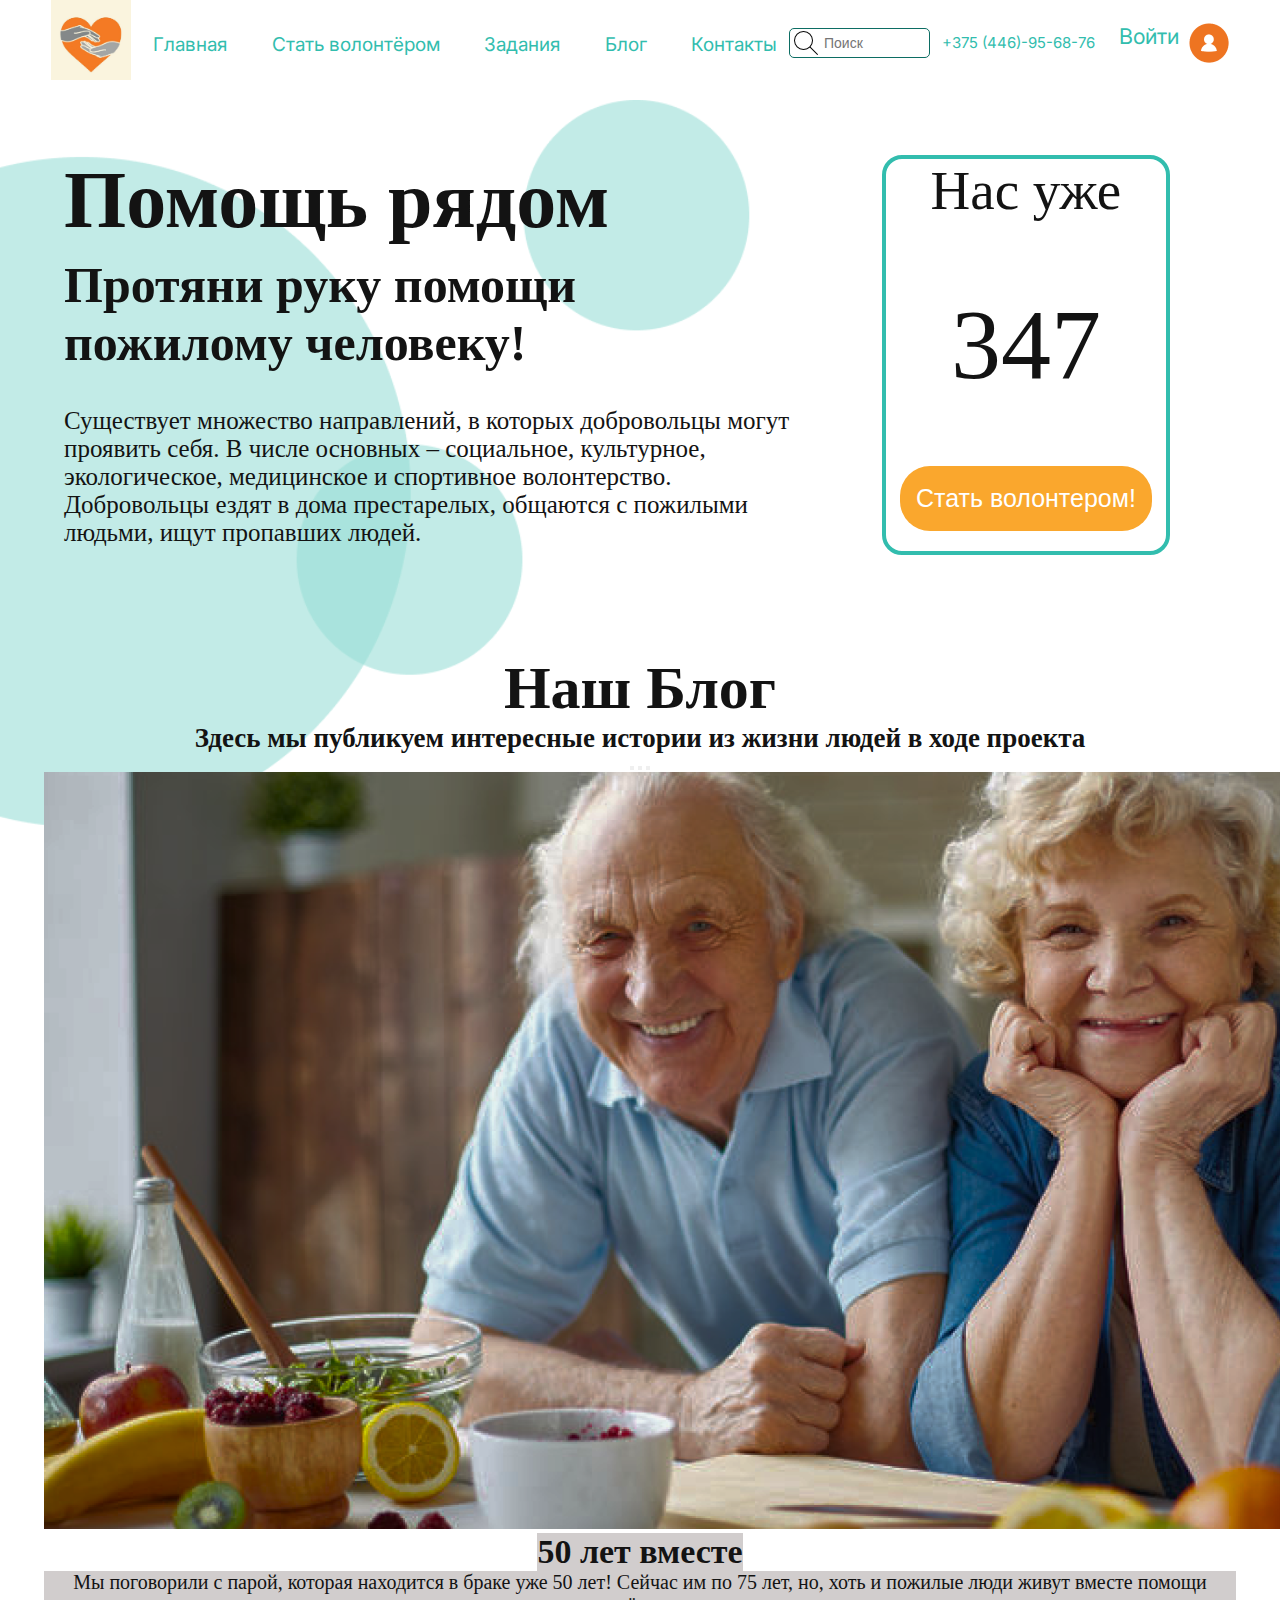
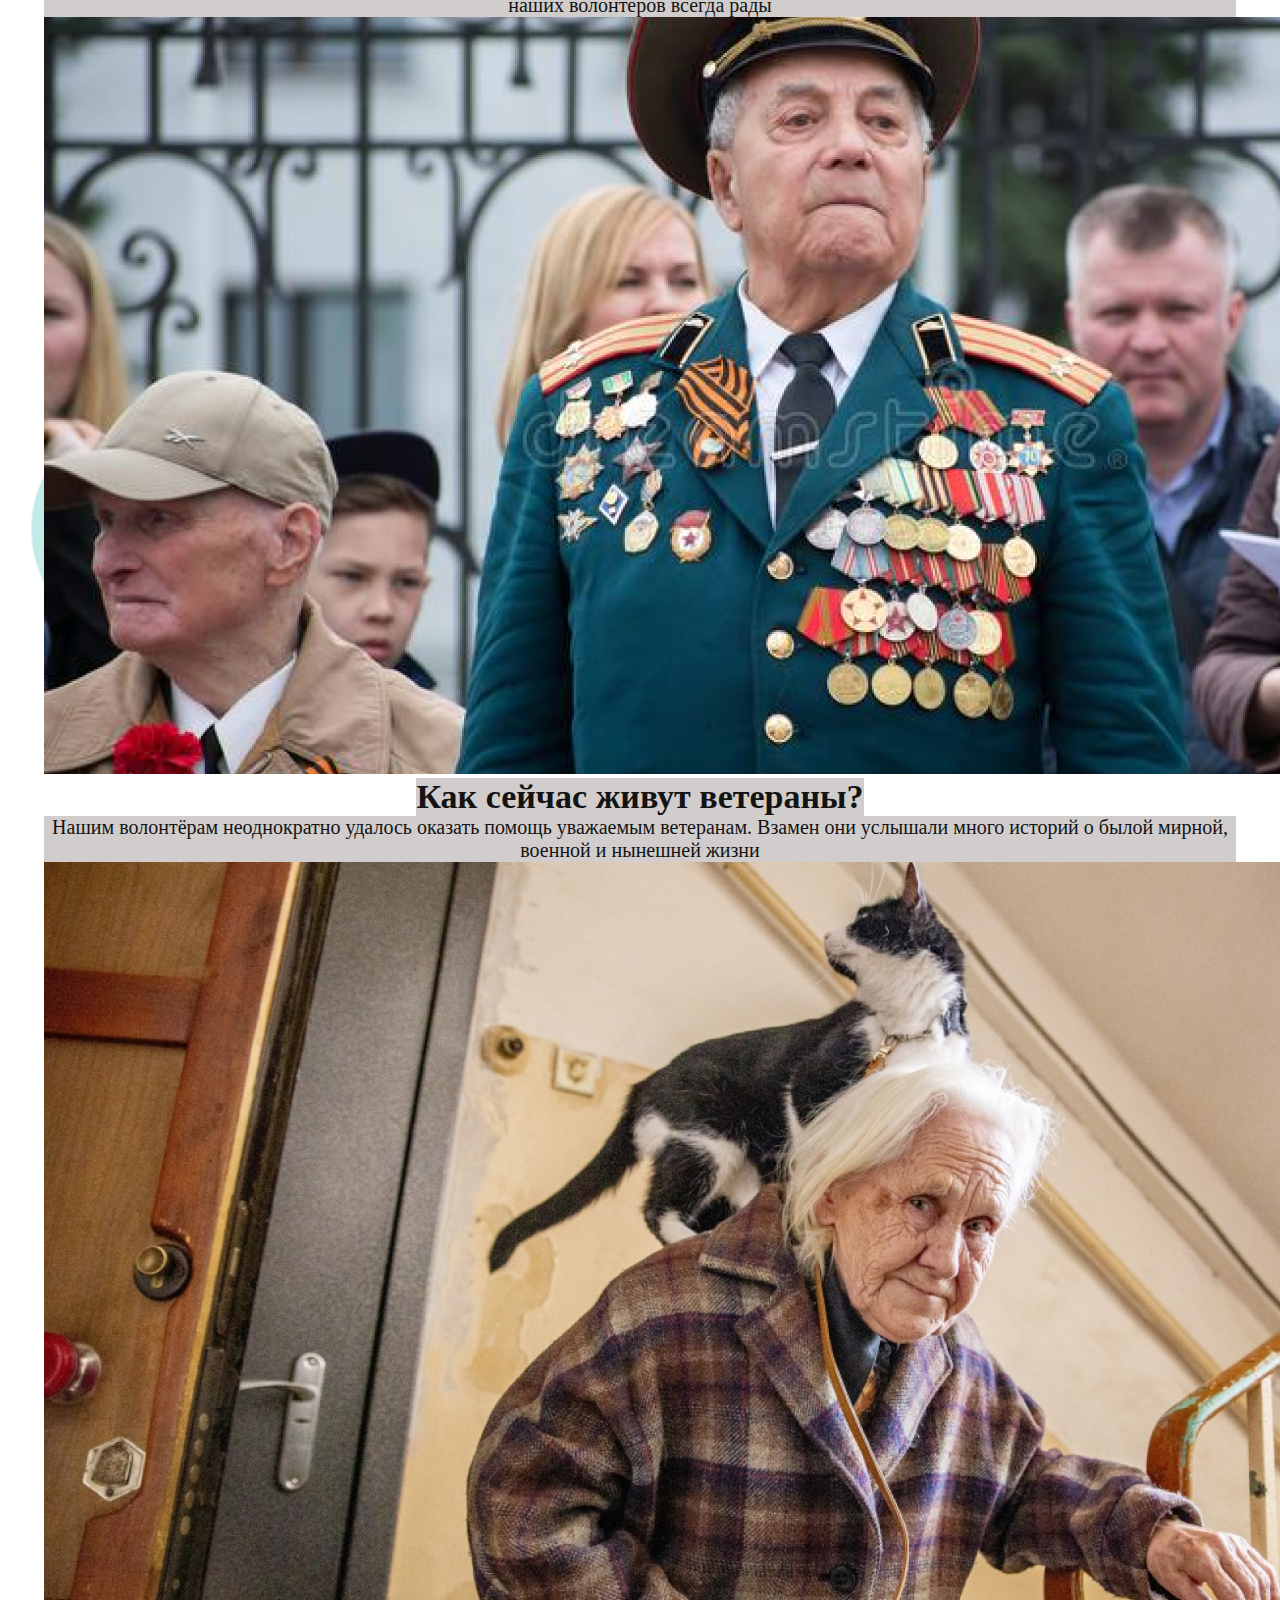
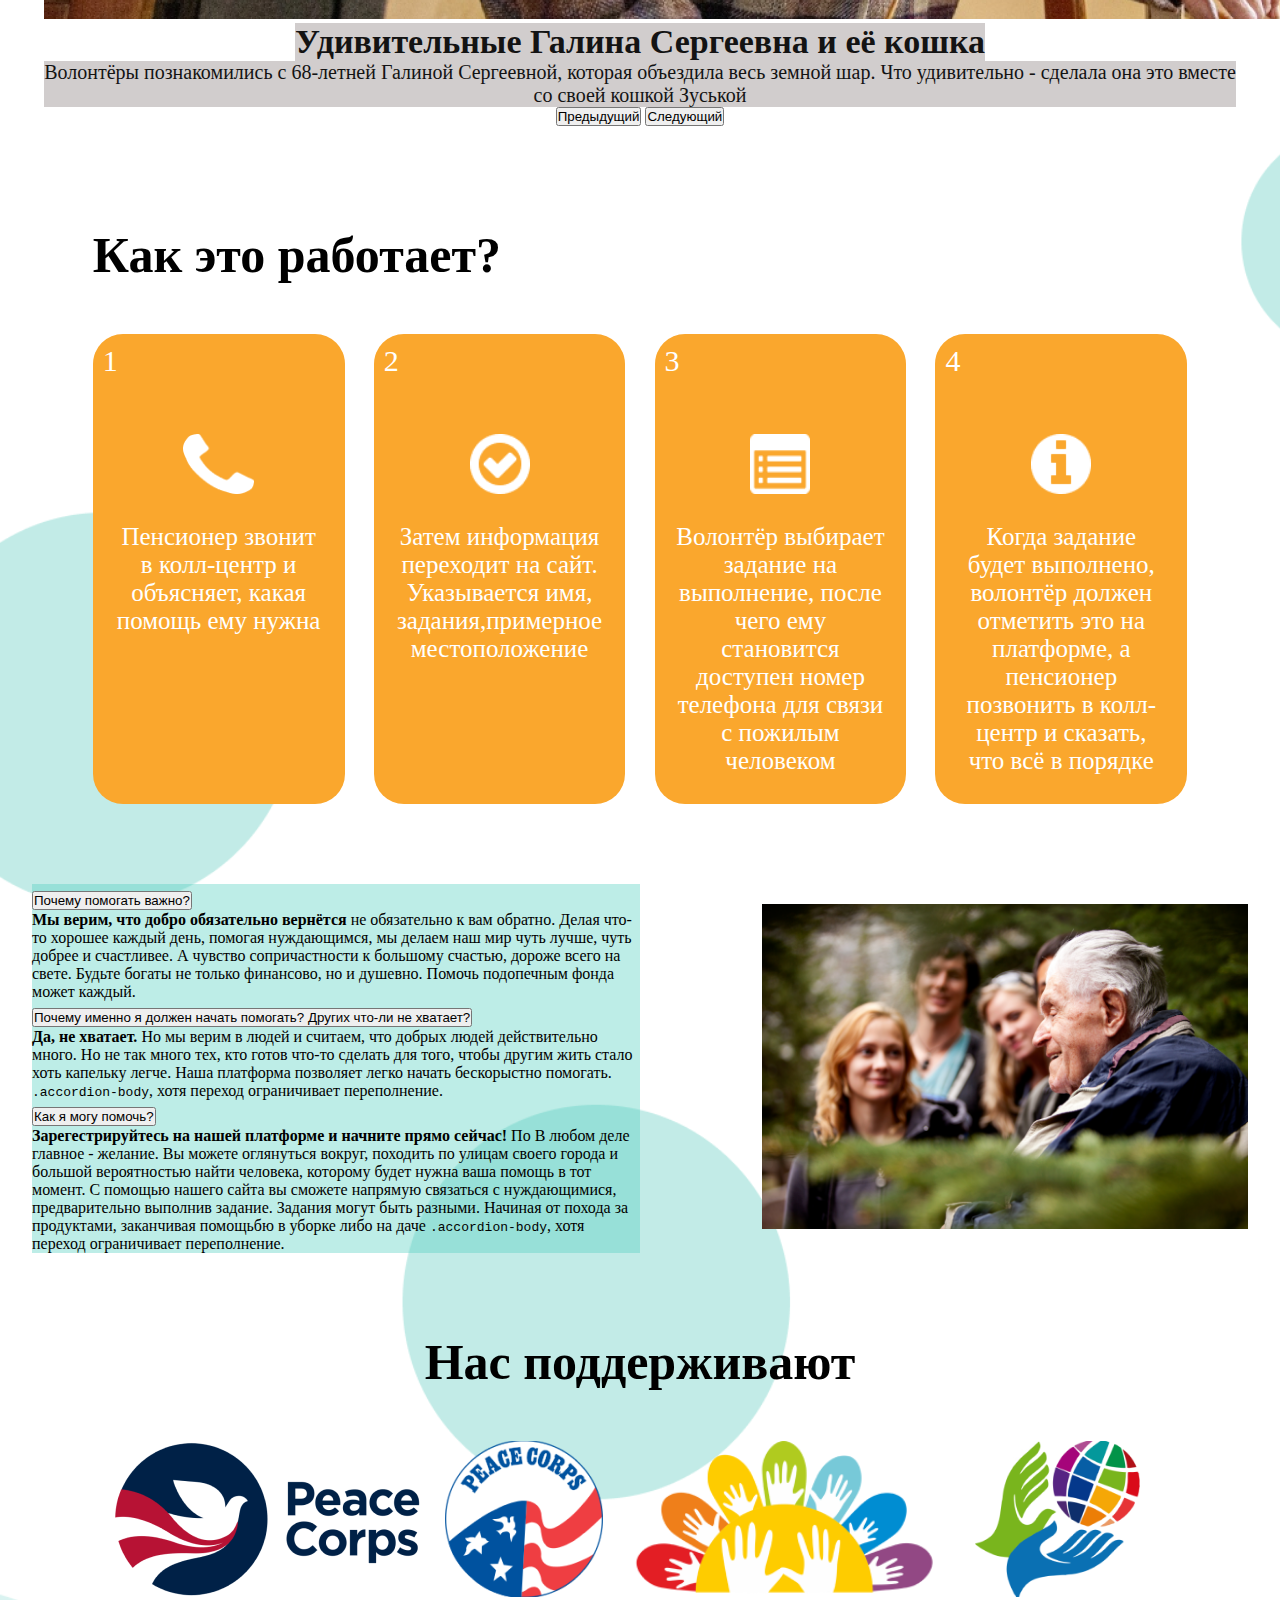
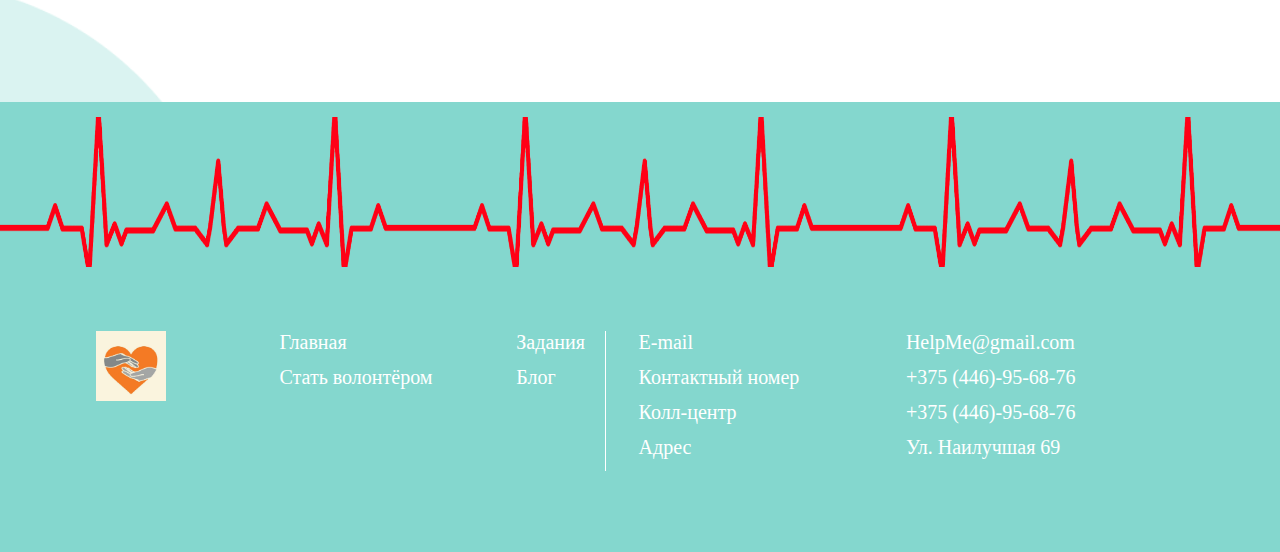
<file: index.html>
<!DOCTYPE html>
<html lang="ru">

<head>
  <meta charset="UTF-8" />
  <meta http-equiv="X-UA-Compatible" content="IE=edge" />
  <meta name="viewport" content="width=device-width, initial-scale=1.0" />
  <link href="https://cdn.jsdelivr.net/npm/bootstrap@5.1.3/dist/css/bootstrap.min.css" rel="stylesheet"
    integrity="sha384-1BmE4kWBq78iYhFldvKuhfTAU6auU8tT94WrHftjDbrCEXSU1oBoqyl2QvZ6jIW3" crossorigin="anonymous" />
  <link rel="preconnect" href="https://fonts.googleapis.com" />
  <link rel="preconnect" href="https://fonts.gstatic.com" crossorigin />
  <link href="https://fonts.googleapis.com/css2?family=Inter:wght@400;500&display=swap" rel="stylesheet" />
  <link rel="stylesheet" href="./home/style.css" />
  <title>Помощь рядом</title>
</head>

<body>
  <div class="container">
    <header class="header">
      <nav class="nav">
        <div class="nav__logo nav-logo">
          <img class="nav-logo__img" src="/img/logo.jpg" alt="logo" />
        </div>

        <p class="nav__title">помощь рядом</p>

        <ul class="nav__list nav-list">
          <li class="nav-list__item">
            <a class="nav-list__link" href="/index.html">Главная</a>
          </li>
          
          <li class="nav-list__item">
            <a class="nav-list__link" href="/volunteer/index.html"
              >Стать волонтёром</a
            >
          </li>
          <li class="nav-list__item">
            <a class="nav-list__link" href="/tasks/index.html">Задания</a>
          </li>
          <li class="nav-list__item">
            <a class="nav-list__link" href="/blog/index.html">Блог</a>
          </li>
          <li class="nav-list__item">
            <a class="nav-list__link" href="/contacts/index.html">Контакты</a>
          </li>
        </ul>

        <div class="nav__loupe nav-loupe">
          <img class="nav-loupe__img" src="/img/loupe.png" alt="loupe" />
        </div>

        <div class="nav__input nav-input">
          <input class="nav-input__search" type="text" placeholder="Поиск" />
        </div>

        <p class="nav__number">+375 (446)-95-68-76</p>

        <div class="nav__auth-bar auth-bar">
          <a class="auth-bar__link" href="#">Войти</a>
          <a class="auth-bar__account" href="#">
            <img
              class="auth-bar__img"
              src="/img/account_photo.png"
              alt="account-photo"
            />
          </a>
        </div>

        <div class="nav__bar nav-bar">
          <img class="nav-bar__img" src="/img/nav-bar.png" alt="nav-bar" />
        </div>
      </nav>

      <div class="header__info header-info">
        <div class="header-info__text">
          <h1 class="header-info__title">Помощь рядом</h1>
          <h2 class="header-info__slogan">
            Протяни руку помощи пожилому человеку!
          </h2>
          <p class="header-info__discription">
            
            Существует множество направлений, в которых добровольцы могут
            проявить себя. В числе основных – социальное, культурное,
            экологическое, медицинское и спортивное волонтерство. Добровольцы
            ездят в дома престарелых, общаются с пожилыми людьми, ищут
            пропавших людей.
          </p>
        </div>

        <div class="header-info__number-box number-box">
          <p class="number-box__text">Нас уже</p>
          <p class="number-box__number">347</p>
          <button class="number-box__button">Стать волонтером!</button>
        </div>
      </div>
    </header>

    <main class="main">
      <div class="main__container">
        <div class="main__blog blog">
          <div class="blog__description blog-description">
            <h3 class="blog-description__title">Наш Блог</h3>
            <h4 class="blog-description__text">
              Здесь мы публикуем интересные истории из жизни людей в ходе
              проекта
            </h4>
         

         <div class="main__carousel">
          <div id="carouselExampleCaptions" class="carousel slide" data-bs-ride="carousel">
            <div class="carousel-indicators">
              <button type="button" data-bs-target="#carouselExampleCaptions" data-bs-slide-to="0" class="active" aria-current="true" aria-label="Slide 1"></button>
              <button type="button" data-bs-target="#carouselExampleCaptions" data-bs-slide-to="1" aria-label="Slide 2"></button>
              <button type="button" data-bs-target="#carouselExampleCaptions" data-bs-slide-to="2" aria-label="Slide 3"></button>
            </div>
            <div class="carousel-inner">
              <div class="carousel-item active">
                <img src="./img/carousel1.png" class="d-block w-100" alt="...">
                <div class="carousel-caption d-none d-md-block">
                  <h5 class="carousel-title">50 лет вместе</h5>
                  <p class="carousel-text">Мы поговорили с парой, которая находится в браке уже 50 лет! Сейчас им по 75 лет, но, хоть и пожилые люди живут вместе помощи наших волонтёров всегда рады</p>
                </div>
              </div>
              <div class="carousel-item ">
                <img src="./img/carousel2.png" class="d-block w-100" alt="...">
                <div class="carousel-caption d-none d-md-block">
                  <h5 class="carousel-title" >Как сейчас живут ветераны?</h5>
                  <p class="carousel-text">Нашим волонтёрам неоднократно удалось оказать помощь уважаемым ветеранам. Взамен они услышали много историй о былой мирной, военной и нынешней жизни</p>
                </div>
              </div>
              <div class="carousel-item">
                <img src="./img/carousel3.png" class="d-block w-100 " alt="...">
                <div class="carousel-caption d-none d-md-block">
                  <h5 class="carousel-title">Удивительные Галина Сергеевна и её кошка</h5>
                  <p class="carousel-text">Волонтёры познакомились с 68-летней Галиной Сергеевной, которая объездила весь земной шар. Что удивительно - сделала она это вместе со своей кошкой Зуськой</p>
                </div>
              </div>
            </div>
            <button class="carousel-control-prev" type="button" data-bs-target="#carouselExampleCaptions"  data-bs-slide="prev">
              <span class="carousel-control-prev-icon" aria-hidden="true"></span>
              <span class="visually-hidden">Предыдущий</span>
            </button>
            <button class="carousel-control-next" type="button" data-bs-target="#carouselExampleCaptions"  data-bs-slide="next">
              <span class="carousel-control-next-icon" aria-hidden="true"></span>
              <span class="visually-hidden">Следующий</span>
            </button>
          </div>
          </div>

          </div>
        </div> 
    

        

         <div class="main__cards cards">
          <h3 class="cards__title">Как это работает?</h3>

          <div class="cards__row">
            <div class="cards__item cards-item">
              <p class="cards-item__number">1</p>

              <div class="cards-item__content card-content">
                <div class="card-content__icon">
                  <img class="card-content__img" src="./img/work-1.png" alt="icon" />
                </div>

                <p class="card-content__text">
                  Пенсионер звонит в колл-центр и объясняет, какая помощь ему
                  нужна
                </p>
              </div>
            </div>

            <div class="cards__item cards-item">
              <p class="cards-item__number">2</p>

              <div class="cards-item__content card-content">
                <div class="card-content__icon">
                  <img class="card-content__img" src="./img/work-2.png" alt="icon" />
                </div>

                <p class="card-content__text">
                  Затем информация переходит на сайт. Указывается имя,
                  задания,примерное местоположение
                </p>
              </div>
            </div>

            <div class="cards__item cards-item">
              <p class="cards-item__number">3</p>

              <div class="cards-item__content card-content">
                <div class="card-content__icon">
                  <img class="card-content__img" src="./img/work-3.png" alt="icon" />
                </div>

                <p class="card-content__text">
                  Волонтёр выбирает задание на выполнение, после чего ему
                  становится доступен номер телефона для связи с пожилым
                  человеком
                </p>
              </div>
            </div>

            <div class="cards__item cards-item">
              <p class="cards-item__number">4</p>

              <div class="cards-item__content card-content">
                <div class="card-content__icon">
                  <img class="card-content__img" src="./img/work-4.png" alt="icon" />
                </div>

                <p class="card-content__text">
                  Когда задание будет выполнено, волонтёр должен отметить это на
                  платформе, а пенсионер позвонить в колл-центр и сказать, что
                  всё в порядке
                </p>
              </div>

            </div>
          </div>
          </div>
        

         <div class="main__questions questions">
          <div class="accordion questions-accordion" id="accordionPanelsStayOpenExample">
            <div class="accordion-item boot-accordeon">
              <h2 class="accordion-header questions-accordion__header" id="panelsStayOpen-headingOne">
                <button class="accordion-button" type="button" data-bs-toggle="collapse"
                  data-bs-target="#panelsStayOpen-collapseOne" aria-expanded="true"
                  aria-controls="panelsStayOpen-collapseOne">
                  Почему помогать важно?
                </button>
              </h2>
              <div id="panelsStayOpen-collapseOne" class="accordion-collapse collapse show"
                aria-labelledby="panelsStayOpen-headingOne">
                <div class="accordion-body">
                  <strong>Мы верим, что добро обязательно вернётся</strong> 
                  не обязательно к вам обратно. Делая что-то хорошее каждый день, помогая нуждающимся, мы делаем наш мир чуть лучше, чуть добрее и счастливее. А чувство сопричастности к большому счастью, дороже всего на свете. Будьте богаты не только финансово, но и душевно. Помочь подопечным фонда может каждый.
                </div>
              </div>
            </div>
            <div class="accordion-item boot-accordeon">
              <h2 class="accordion-header" id="panelsStayOpen-headingTwo">
                <button class="accordion-button collapsed" type="button" data-bs-toggle="collapse"
                  data-bs-target="#panelsStayOpen-collapseTwo" aria-expanded="false"
                  aria-controls="panelsStayOpen-collapseTwo">
                  Почему именно я должен начать помогать? Других что-ли не хватает?
                </button>
              </h2>
              <div id="panelsStayOpen-collapseTwo" class="accordion-collapse collapse"
                aria-labelledby="panelsStayOpen-headingTwo">
                <div class="accordion-body">
                  <strong>Да, не хватает.</strong>
                  Но мы верим в людей и считаем, что добрых людей действительно много. Но не так много тех, кто готов
                  что-то сделать для того, чтобы другим жить стало хоть капельку легче. Наша платформа позволяет
                  легко начать бескорыстно помогать.

                  <code>.accordion-body</code>, хотя переход ограничивает
                  переполнение.
                </div>
              </div>
            </div>
            <div class="accordion-item boot-accordeon">
              <h2 class="accordion-header" id="panelsStayOpen-headingThree">
                <button class="accordion-button collapsed" type="button" data-bs-toggle="collapse"
                  data-bs-target="#panelsStayOpen-collapseThree" aria-expanded="false"
                  aria-controls="panelsStayOpen-collapseThree">
                  Как я могу помочь?
                </button>
              </h2>
              <div id="panelsStayOpen-collapseThree" class="accordion-collapse collapse"
                aria-labelledby="panelsStayOpen-headingThree">
                <div class="accordion-body">
                  <strong>Зарегестрируйтесь на нашей платформе и начните прямо сейчас!</strong> По
                  В любом деле главное - желание. Вы можете оглянуться вокруг, походить по улицам своего города и
                  большой вероятностью
                  найти человека, которому будет нужна ваша помощь в тот момент. С помощью нашего сайта вы сможете
                  напрямую связаться с нуждающимися,
                  предварительно выполнив задание. Задания могут быть разными. Начиная от похода за продуктами,
                  заканчивая
                  помощьбю в уборке либо на даче
                  <code>.accordion-body</code>, хотя переход ограничивает
                  переполнение.
                </div>
              </div>
            </div>
          </div>
          <div class="questions__photo">
            <img class="questions__img"src="./img/ded.jpg" alt="questions">
          </div>
         </div>

          <!-- sponsors -->
         <div class="main__sponsors sponsors">
          <h3 class="sponsors__title">Нас поддерживают</h3>

          <div class="sponsors__row">
            <img class="sponsors__logo" src="./img/sup1.png" alt="" />
            <img class="sponsors__logo" src="./img/sup2.png" alt="" />
            <img class="sponsors__logo" src="./img/sup3.png" alt="" />
            <img class="sponsors__logo" src="./img/sup4.png" alt="" />
          </div>
          </div>

        
    </main>

    <footer class="footer">
      <div class="footer__red-line red-line">
        <div class="red-line__item">
          <img class="red-line__img" src="/img/red-line.png" alt="red line" />
        </div>

        <div class="red-line__item">
          <img class="red-line__img" src="/img/red-line.png" alt="red line" />
        </div>

        <div class="red-line__item">
          <img class="red-line__img" src="/img/red-line.png" alt="red line" />
        </div>
      </div>

      <div class="footer__info">
        <div class="footer__logo footer-logo">
          <img class="footer-logo__img" src="/img/logo.jpg" alt="logo" />
        </div>

        <div class="footer__box">
          <div class="footer__nav footer-nav">
            <ul class="footer__list footer-list">
              <li class="footer-list__item">
                <a class="footer-list__link" href="/index.html">Главная</a>
              </li>


              <li class="footer-list__item">
                <a class="footer-list__link" href="/volunteer/index.html">Стать волонтёром</a>
              </li>
            </ul>

            <ul class="footer__list footer-list">
              <li class="footer-list__item">
                <a class="footer-list__link" href="/tasks/index.html">Задания</a>
              </li>

              <li class="footer-list__item">
                <a class="footer-list__link" href="/blog/index.html">Блог</a>
              </li>
            </ul>
          </div>

          <div class="footer__contacts">
            <ul class="footer__list footer-list">
              <li class="footer-list__item">
                <a class="footer-list__link" href="#">E-mail</a>
              </li>

              <li class="footer-list__item">
                <a class="footer-list__link" href="#">Контактный номер </a>
              </li>

              <li class="footer-list__item">
                <a class="footer-list__link" href="#">Колл-центр</a>
              </li>

              <li class="footer-list__item">
                <a class="footer-list__link" href="#">Адрес </a>
              </li>
            </ul>

            <ul class="footer__list footer-list">
              <li class="footer-list__item">
                <a class="footer-list__link" href="#">HelpMe@gmail.com </a>
              </li>

              <li class="footer-list__item">
                <a class="footer-list__link" href="#">+375 (446)-95-68-76 </a>
              </li>

              <li class="footer-list__item">
                <a class="footer-list__link" href="#">+375 (446)-95-68-76 </a>
              </li>

              <li class="footer-list__item">
                <a class="footer-list__link" href="#">Ул. Наилучшая 69 </a>
              </li>
            </ul>
          </div>
        </div>
      </div>
    </footer>
  </div>

  <!-- <img class="background" src="./img/bg.png" alt="background"> -->

  <script src="https://cdn.jsdelivr.net/npm/bootstrap@5.1.3/dist/js/bootstrap.bundle.min.js"
    integrity="sha384-ka7Sk0Gln4gmtz2MlQnikT1wXgYsOg+OMhuP+IlRH9sENBO0LRn5q+8nbTov4+1p"
    crossorigin="anonymous"></script>
</body>

</html>
</file>
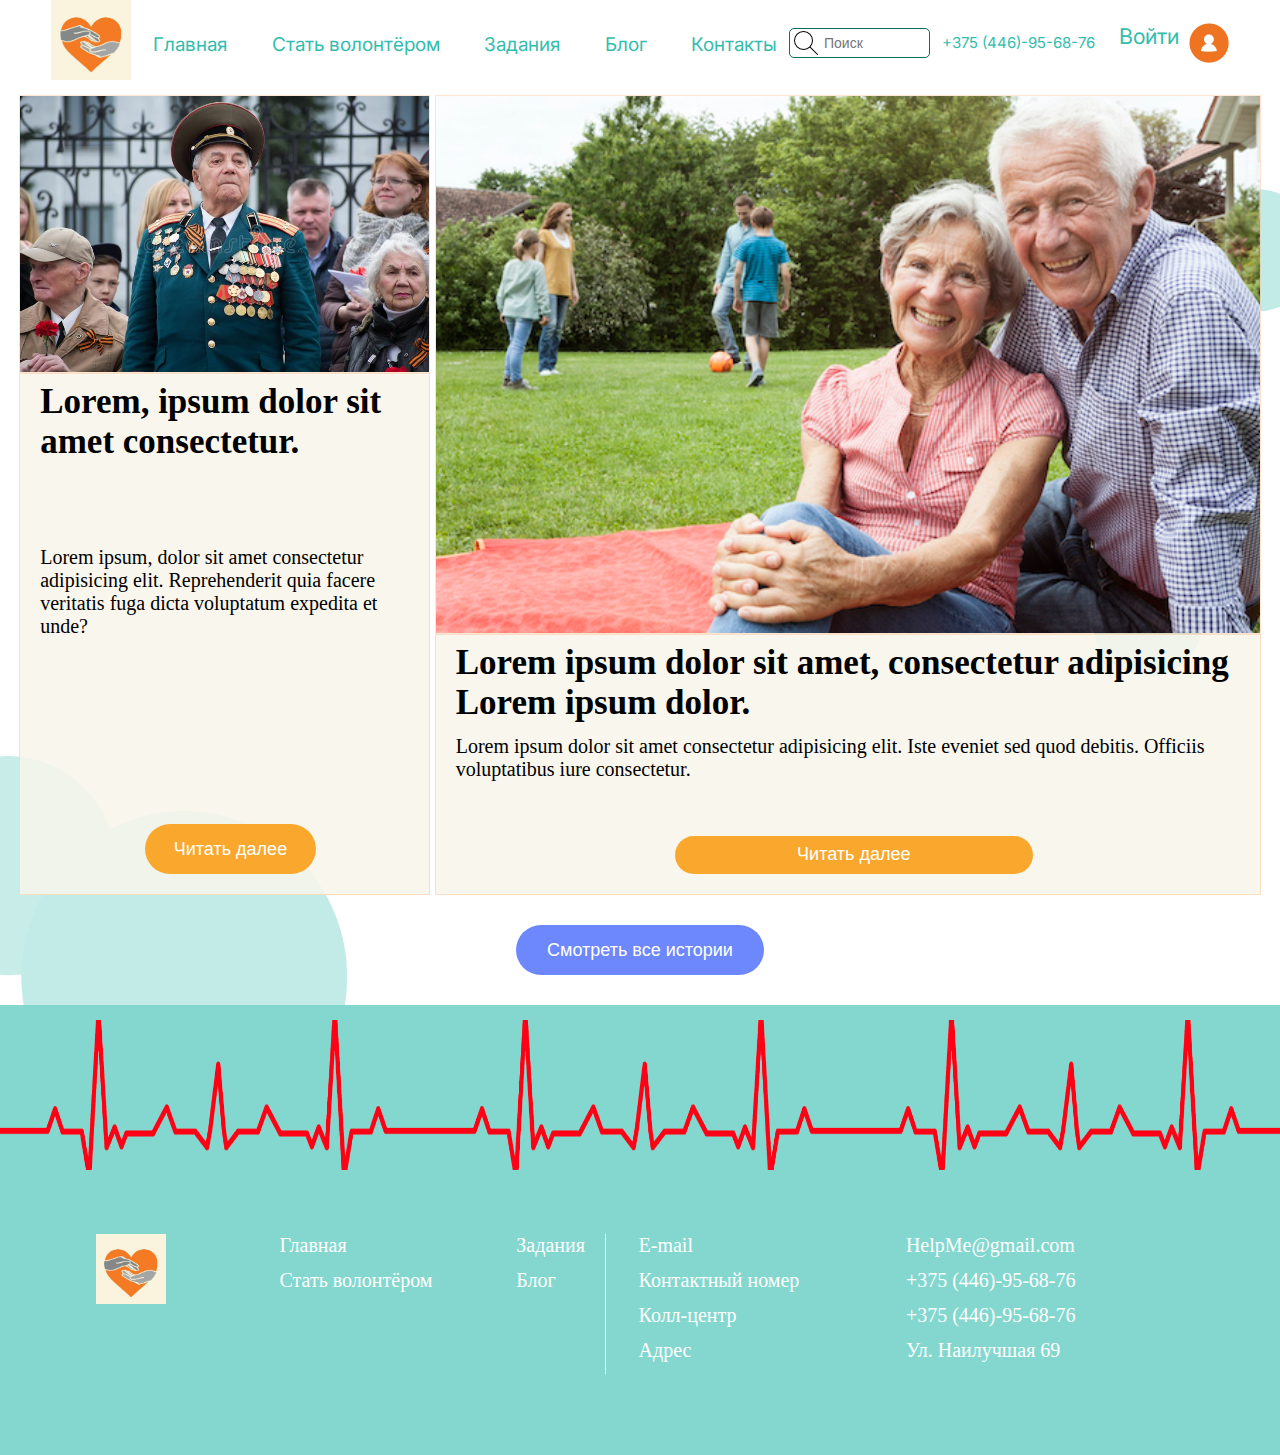
<file: blog/index.html>
<!DOCTYPE html>
<html lang="ru">
  <head>
    <meta charset="UTF-8" />
    <meta http-equiv="X-UA-Compatible" content="IE=edge" />
    <meta name="viewport" content="width=device-width, initial-scale=1.0" />
    <link
      href="https://cdn.jsdelivr.net/npm/bootstrap@5.1.3/dist/css/bootstrap.min.css"
      rel="stylesheet"
      integrity="sha384-1BmE4kWBq78iYhFldvKuhfTAU6auU8tT94WrHftjDbrCEXSU1oBoqyl2QvZ6jIW3"
      crossorigin="anonymous"
    />
    <link rel="preconnect" href="https://fonts.googleapis.com" />
    <link rel="preconnect" href="https://fonts.gstatic.com" crossorigin />
    <link
      href="https://fonts.googleapis.com/css2?family=Inter:wght@400;500&display=swap"
      rel="stylesheet"
    />
    <link rel="stylesheet" href="./style.css" />
    <title></title>
  </head>
  <body>
    <div class="container">
      <nav class="nav">
        <div class="nav__logo nav-logo">
          <img class="nav-logo__img" src="/img/logo.jpg" alt="logo" />
        </div>

        <p class="nav__title">помощь рядом</p>

        <ul class="nav__list nav-list">
          <li class="nav-list__item">
            <a class="nav-list__link" href="/index.html">Главная</a>
          </li>
          
          <li class="nav-list__item">
            <a class="nav-list__link" href="/volunteer/index.html"
              >Стать волонтёром</a
            >
          </li>
          <li class="nav-list__item">
            <a class="nav-list__link" href="/tasks/index.html">Задания</a>
          </li>
          <li class="nav-list__item">
            <a class="nav-list__link" href="/blog/index.html">Блог</a>
          </li>
          <li class="nav-list__item">
            <a class="nav-list__link" href="/contacts/index.html">Контакты</a>
          </li>
        </ul>

        <div class="nav__loupe nav-loupe">
          <img class="nav-loupe__img" src="/img/loupe.png" alt="loupe" />
        </div>

        <div class="nav__input nav-input">
          <input class="nav-input__search" type="text" placeholder="Поиск" />
        </div>

        <p class="nav__number">+375 (446)-95-68-76</p>

        <div class="nav__auth-bar auth-bar">
          <a class="auth-bar__link" href="#">Войти</a>
          <a class="auth-bar__account" href="#">
            <img
              class="auth-bar__img"
              src="/img/account_photo.png"
              alt="account-photo"
            />
          </a>
        </div>

        <div class="nav__bar nav-bar">
          <img class="nav-bar__img" src="/img/nav-bar.png" alt="nav-bar" />
        </div>
      </nav>

      <div class="main">
        <div class="main__grid grid">
            
          <div class="grid__small-img">
            <img class="grid__img" src="/img/veteran.jpg" alt="grid-img" />
          </div>

          <div class="grid__kvadrat-description grid-description">
            <p class="grid-description__title">
              Lorem, ipsum dolor sit amet consectetur.
            </p>
            <p class="grid-description__text">
              Lorem ipsum, dolor sit amet consectetur adipisicing elit.
              Reprehenderit quia facere veritatis fuga dicta voluptatum expedita
              et unde?
            </p>

            <button class="grid__btn">Читать далее</button>
          </div>
        

          <div class="grid__big-img">
              <img class="grid__img" src="./img/blog-img.jpeg" alt="blog-img">
          </div>

          <div class="grid__nekvadrat-description grid-description">
            <p class="grid-description__title">
              Lorem ipsum dolor sit amet, consectetur adipisicing Lorem ipsum dolor.
            </p>
            <p class="grid-description__text">
              Lorem ipsum dolor sit amet consectetur adipisicing elit. Iste
              eveniet sed quod debitis. Officiis voluptatibus iure consectetur.
            </p>

            <button class="grid__btn">Читать далее</button>
          </div>
        </div>
        <button class="main__btn">Смотреть все истории</button>
      </div>

      <footer class="footer">
        <div class="footer__red-line red-line">
          <div class="red-line__item">
            <img class="red-line__img" src="/img/red-line.png" alt="red line" />
          </div>
  
          <div class="red-line__item">
            <img class="red-line__img" src="/img/red-line.png" alt="red line" />
          </div>
  
          <div class="red-line__item">
            <img class="red-line__img" src="/img/red-line.png" alt="red line" />
          </div>
        </div>
  
        <div class="footer__info">
          <div class="footer__logo footer-logo">
            <img class="footer-logo__img" src="/img/logo.jpg" alt="logo" />
          </div>
  
          <div class="footer__box">
            <div class="footer__nav footer-nav">
              <ul class="footer__list footer-list">
                <li class="footer-list__item">
                  <a class="footer-list__link" href="/index.html">Главная</a>
                </li>

  
                <li class="footer-list__item">
                  <a class="footer-list__link" href="/volunteer/index.html">Стать волонтёром</a>
                </li>
              </ul>
  
              <ul class="footer__list footer-list">
                <li class="footer-list__item">
                  <a class="footer-list__link" href="/tasks/index.html">Задания</a>
                </li>
  
                <li class="footer-list__item">
                  <a class="footer-list__link" href="/blog/index.html">Блог</a>
                </li>
              </ul>
            </div>
  
            <div class="footer__contacts">
              <ul class="footer__list footer-list">
                <li class="footer-list__item">
                  <a class="footer-list__link" href="#">E-mail</a>
                </li>
  
                <li class="footer-list__item">
                  <a class="footer-list__link" href="#">Контактный номер </a>
                </li>
  
                <li class="footer-list__item">
                  <a class="footer-list__link" href="#">Колл-центр</a>
                </li>
  
                <li class="footer-list__item">
                  <a class="footer-list__link" href="#">Адрес </a>
                </li>
              </ul>
  
              <ul class="footer__list footer-list">
                <li class="footer-list__item">
                  <a class="footer-list__link" href="#">HelpMe@gmail.com </a>
                </li>
  
                <li class="footer-list__item">
                  <a class="footer-list__link" href="#">+375 (446)-95-68-76 </a>
                </li>
  
                <li class="footer-list__item">
                  <a class="footer-list__link" href="#">+375 (446)-95-68-76 </a>
                </li>
  
                <li class="footer-list__item">
                  <a class="footer-list__link" href="#">Ул. Наилучшая 69 </a>
                </li>
              </ul>
            </div>
          </div>
        </div>
      </footer>
    </div>
  </body>
</html>
</file>
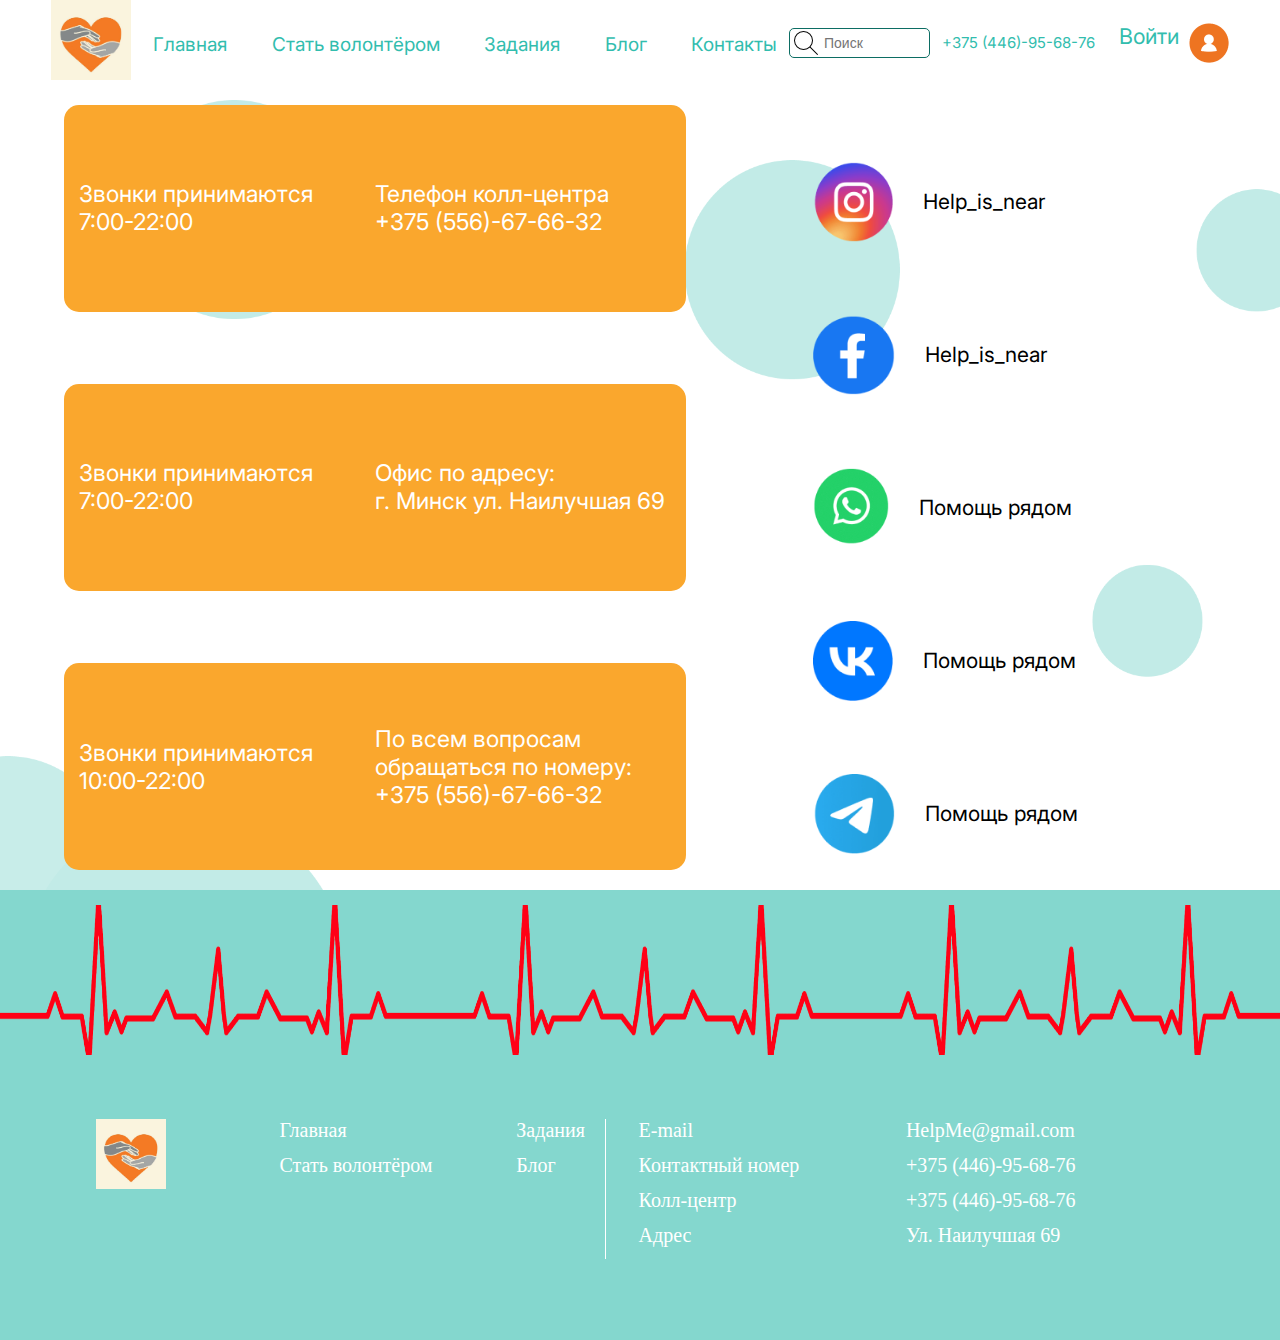
<file: contacts/index.html>
<!DOCTYPE html>
<html lang="ru">
<head>
    <meta charset="UTF-8">
    <meta http-equiv="X-UA-Compatible" content="IE=edge">
    <meta name="viewport" content="width=device-width, initial-scale=1.0">
     <link href="https://cdn.jsdelivr.net/npm/bootstrap@5.1.3/dist/css/bootstrap.min.css" rel="stylesheet"
    integrity="sha384-1BmE4kWBq78iYhFldvKuhfTAU6auU8tT94WrHftjDbrCEXSU1oBoqyl2QvZ6jIW3" crossorigin="anonymous" />
    <link rel="preconnect" href="https://fonts.googleapis.com" />
    <link rel="preconnect" href="https://fonts.gstatic.com" crossorigin />
    <link href="https://fonts.googleapis.com/css2?family=Inter:wght@400;500&display=swap" rel="stylesheet" />
    <link rel="stylesheet" href="./style.css">
    <title>Стать волонтёром</title>
</head>

<body>
   
        <div class="container">
            <nav class="nav">
                <div class="nav__logo nav-logo">
                  <img class="nav-logo__img" src="/img/logo.jpg" alt="logo" />
                </div>
        
                <p class="nav__title">помощь рядом</p>
        
                <ul class="nav__list nav-list">
                  <li class="nav-list__item">
                    <a class="nav-list__link" href="/index.html">Главная</a>
                  </li>
                  
                  <li class="nav-list__item">
                    <a class="nav-list__link" href="/volunteer/index.html"
                      >Стать волонтёром</a
                    >
                  </li>
                  <li class="nav-list__item">
                    <a class="nav-list__link" href="/tasks/index.html">Задания</a>
                  </li>
                  <li class="nav-list__item">
                    <a class="nav-list__link" href="/blog/index.html">Блог</a>
                  </li>
                  <li class="nav-list__item">
                    <a class="nav-list__link" href="/contacts/index.html">Контакты</a>
                  </li>
                </ul>
        
                <div class="nav__loupe nav-loupe">
                  <img class="nav-loupe__img" src="/img/loupe.png" alt="loupe" />
                </div>
        
                <div class="nav__input nav-input">
                  <input class="nav-input__search" type="text" placeholder="Поиск" />
                </div>
        
                <p class="nav__number">+375 (446)-95-68-76</p>
        
                <div class="nav__auth-bar auth-bar">
                  <a class="auth-bar__link" href="#">Войти</a>
                  <a class="auth-bar__account" href="#">
                    <img
                      class="auth-bar__img"
                      src="/img/account_photo.png"
                      alt="account-photo"
                    />
                  </a>
                </div>
        
                <div class="nav__bar nav-bar">
                  <img class="nav-bar__img" src="/img/nav-bar.png" alt="nav-bar" />
                </div>
              </nav>
    
            <main class="main">
                <div class="main__boxes boxes">
                    <div class="boxes__item box">
                        <div class="box__time box-time">
                            <p class="box-time__place">Звонки принимаются</p>
                            <p class="box-time__hours">7:00-22:00</p>

                        </div>

                        <div class="box__info box-info">
                            <p class="box-info__name">Телефон колл-центра</p>
                            <p class="box-info__data">+375 (556)-67-66-32</p>

                        </div>
                    </div>

                    <div class="boxes__item box">
                        <div class="box__time box-time">
                            <p class="box-time__place">Звонки принимаются</p>
                            <p class="box-time__hours">7:00-22:00</p>

                        </div>

                        <div class="box__info box-info">
                            <p class="box-info__name">Офис по адресу:</p>
                            <p class="box-info__data">г. Минск ул. Наилучшая 69</p>

                        </div>
                    </div>

                    <div class="boxes__item box">
                        <div class="box__time box-time">
                            <p class="box-time__place">Звонки принимаются</p>
                            <p class="box-time__hours">10:00-22:00</p>

                        </div>

                        <div class="box__info box-info">
                            <p class="box-info__name">По всем вопросам обращаться по номеру:</p>
                            <p class="box-info__data">+375 (556)-67-66-32</p>

                        </div>
                    </div>

                </div>

                <div class="main__social-media social-media">
                    <div class="social-media__box">
                        <img class="social-media__img" src="./img/sm1.png" alt="social">
                        <p class="social-media__text">Help_is_near</p>
                    </div>

                    <div class="social-media__box">
                        <img class="social-media__img" src="./img/sm2.png" alt="social">
                        <p class="social-media__text">Help_is_near</p>
                    </div>

                    <div class="social-media__box">
                        <img class="social-media__img" src="./img/sm3.png" alt="social">
                        <p class="social-media__text">Помощь рядом</p>
                    </div>

                    <div class="social-media__box">
                        <img class="social-media__img" src="./img/sm4.png" alt="social">
                        <p class="social-media__text">Помощь рядом</p>
                    </div>

                    <div class="social-media__box">
                        <img class="social-media__img" src="./img/sm5.png" alt="social">
                        <p class="social-media__text">Помощь рядом</p>
                    </div>
                </div>
    
            </main>
    
            <footer class="footer">
                <div class="footer__red-line red-line">
                  <div class="red-line__item">
                    <img class="red-line__img" src="/img/red-line.png" alt="red line" />
                  </div>
          
                  <div class="red-line__item">
                    <img class="red-line__img" src="/img/red-line.png" alt="red line" />
                  </div>
          
                  <div class="red-line__item">
                    <img class="red-line__img" src="/img/red-line.png" alt="red line" />
                  </div>
                </div>
          
                <div class="footer__info">
                  <div class="footer__logo footer-logo">
                    <img class="footer-logo__img" src="/img/logo.jpg" alt="logo" />
                  </div>
          
                  <div class="footer__box">
                    <div class="footer__nav footer-nav">
                      <ul class="footer__list footer-list">
                        <li class="footer-list__item">
                          <a class="footer-list__link" href="/index.html">Главная</a>
                        </li>
        
          
                        <li class="footer-list__item">
                          <a class="footer-list__link" href="/volunteer/index.html">Стать волонтёром</a>
                        </li>
                      </ul>
          
                      <ul class="footer__list footer-list">
                        <li class="footer-list__item">
                          <a class="footer-list__link" href="/tasks/index.html">Задания</a>
                        </li>
          
                        <li class="footer-list__item">
                          <a class="footer-list__link" href="/blog/index.html">Блог</a>
                        </li>
                      </ul>
                    </div>
          
                    <div class="footer__contacts">
                      <ul class="footer__list footer-list">
                        <li class="footer-list__item">
                          <a class="footer-list__link" href="#">E-mail</a>
                        </li>
          
                        <li class="footer-list__item">
                          <a class="footer-list__link" href="#">Контактный номер </a>
                        </li>
          
                        <li class="footer-list__item">
                          <a class="footer-list__link" href="#">Колл-центр</a>
                        </li>
          
                        <li class="footer-list__item">
                          <a class="footer-list__link" href="#">Адрес </a>
                        </li>
                      </ul>
          
                      <ul class="footer__list footer-list">
                        <li class="footer-list__item">
                          <a class="footer-list__link" href="#">HelpMe@gmail.com </a>
                        </li>
          
                        <li class="footer-list__item">
                          <a class="footer-list__link" href="#">+375 (446)-95-68-76 </a>
                        </li>
          
                        <li class="footer-list__item">
                          <a class="footer-list__link" href="#">+375 (446)-95-68-76 </a>
                        </li>
          
                        <li class="footer-list__item">
                          <a class="footer-list__link" href="#">Ул. Наилучшая 69 </a>
                        </li>
                      </ul>
                    </div>
                  </div>
                </div>
              </footer>
    </div>
    <script src="https://cdn.jsdelivr.net/npm/bootstrap@5.1.3/dist/js/bootstrap.bundle.min.js"
    integrity="sha384-ka7Sk0Gln4gmtz2MlQnikT1wXgYsOg+OMhuP+IlRH9sENBO0LRn5q+8nbTov4+1p"
    crossorigin="anonymous"></script>
</body>
</file>
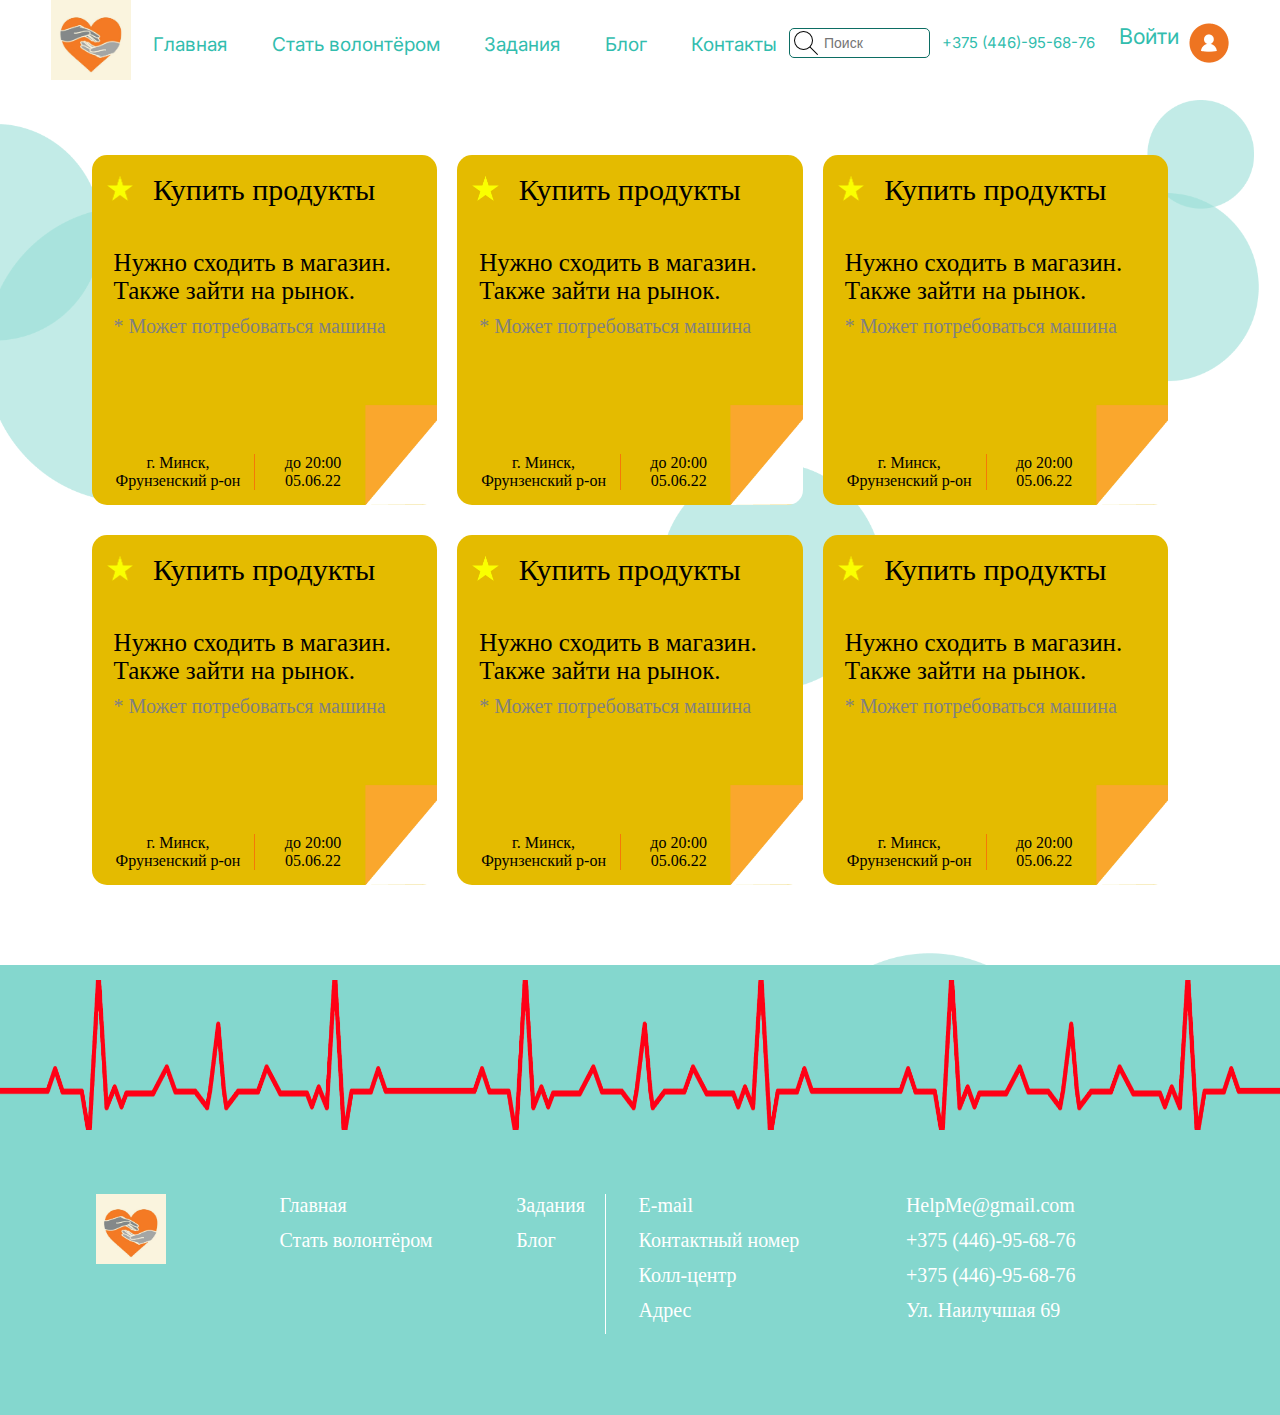
<file: tasks/index.html>
<!DOCTYPE html>
<html lang="ru">
  <head>
    <meta charset="UTF-8" />
    <meta http-equiv="X-UA-Compatible" content="IE=edge" />
    <meta name="viewport" content="width=device-width, initial-scale=1.0" />
    <link
      href="https://cdn.jsdelivr.net/npm/bootstrap@5.1.3/dist/css/bootstrap.min.css"
      rel="stylesheet"
      integrity="sha384-1BmE4kWBq78iYhFldvKuhfTAU6auU8tT94WrHftjDbrCEXSU1oBoqyl2QvZ6jIW3"
      crossorigin="anonymous"
    />
    <link rel="preconnect" href="https://fonts.googleapis.com" />
    <link rel="preconnect" href="https://fonts.gstatic.com" crossorigin />
    <link
      href="https://fonts.googleapis.com/css2?family=Inter:wght@400;500&display=swap"
      rel="stylesheet"
    />
    <link rel="stylesheet" href="./style.css" />
    <title>Задания</title>
  </head>
  <body>
    <div class="container">
      <nav class="nav">
        <div class="nav__logo nav-logo">
          <img class="nav-logo__img" src="/img/logo.jpg" alt="logo" />
        </div>

        <p class="nav__title">помощь рядом</p>

        <ul class="nav__list nav-list">
          <li class="nav-list__item">
            <a class="nav-list__link" href="/index.html">Главная</a>
          </li>

          <li class="nav-list__item">
            <a class="nav-list__link" href="/volunteer/index.html"
              >Стать волонтёром</a
            >
          </li>
          <li class="nav-list__item">
            <a class="nav-list__link" href="/tasks/index.html">Задания</a>
          </li>
          <li class="nav-list__item">
            <a class="nav-list__link" href="/blog/index.html">Блог</a>
          </li>
          <li class="nav-list__item">
            <a class="nav-list__link" href="/contacts/index.html">Контакты</a>
          </li>
        </ul>

        <div class="nav__loupe nav-loupe">
          <img class="nav-loupe__img" src="/img/loupe.png" alt="loupe" />
        </div>

        <div class="nav__input nav-input">
          <input class="nav-input__search" type="text" placeholder="Поиск" />
        </div>

        <p class="nav__number">+375 (446)-95-68-76</p>

        <div class="nav__auth-bar auth-bar">
          <a class="auth-bar__link" href="#">Войти</a>
          <a class="auth-bar__account" href="#">
            <img
              class="auth-bar__img"
              src="/img/account_photo.png"
              alt="account-photo"
            />
          </a>
        </div>

        <div class="nav__bar nav-bar">
          <img class="nav-bar__img" src="/img/nav-bar.png" alt="nav-bar" />
        </div>
      </nav>

      <main class="main">
        <div class="main__tasks tasks">
          <div class="tasks__cards">
            <div class="tasks__card card">
              <a class="card__link" href="#"></a>
              <div class="card__header">
                <div class="card__icon card-icon">
                  <img
                    class="card-icon__img card-icon__favourite"
                    src="/img/favourite.png"
                    alt="favourite-icon"
                  />
                </div>

                <p class="card__title">Купить продукты</p>
              </div>

              <div class="card__description card-description">
                <p class="card-description__text">
                  Нужно сходить в магазин. Также зайти на рынок.
                </p>
                <p class="card-description__additionally">
                  * Может потребоваться машина
                </p>
                <!-- этот текст другого цвета -->
              </div>

              <div class="card__info card-info">
                <p class="card-info__place">г. Минск, Фрунзенский р-он</p>
                <p class="card-info__deadline">до 20:00 05.06.22</p>
              </div>
            </div>

            <div class="tasks__card card">
              <a class="card__link" href="#"></a>
              <div class="card__header">
                <div class="card__icon card-icon">
                  <img
                    class="card-icon__img card-icon__favourite"
                    src="/img/favourite.png"
                    alt="favourite-icon"
                  />
                </div>

                <p class="card__title">Купить продукты</p>
              </div>

              <div class="card__description card-description">
                <p class="card-description__text">
                  Нужно сходить в магазин. Также зайти на рынок.
                </p>
                <p class="card-description__additionally">
                  * Может потребоваться машина
                </p>
              </div>

              <div class="card__info card-info">
                <p class="card-info__place">г. Минск, Фрунзенский р-он</p>
                <p class="card-info__deadline">до 20:00 05.06.22</p>
              </div>
            </div>

            <div class="tasks__card card">
              <a class="card__link" href="#"></a>
              <div class="card__header">
                <div class="card__icon card-icon">
                  <img
                    class="card-icon__img card-icon__favourite"
                    src="/img/favourite.png"
                    alt="favourite-icon"
                  />
                </div>

                <p class="card__title">Купить продукты</p>
              </div>

              <div class="card__description card-description">
                <p class="card-description__text">
                  Нужно сходить в магазин. Также зайти на рынок.
                </p>
                <p class="card-description__additionally">
                  * Может потребоваться машина
                </p>
                <!-- этот текст другого цвета -->
              </div>

              <div class="card__info card-info">
                <p class="card-info__place">г. Минск, Фрунзенский р-он</p>
                <p class="card-info__deadline">до 20:00 05.06.22</p>
              </div>
            </div>

            <div class="tasks__card card">
              <a class="card__link" href="#"></a>
              <div class="card__header">
                <div class="card__icon card-icon">
                  <img
                    class="card-icon__img card-icon__favourite"
                    src="/img/favourite.png"
                    alt="favourite-icon"
                  />
                </div>

                <p class="card__title">Купить продукты</p>
              </div>

              <div class="card__description card-description">
                <p class="card-description__text">
                  Нужно сходить в магазин. Также зайти на рынок.
                </p>
                <p class="card-description__additionally">
                  * Может потребоваться машина
                </p>
                <!-- этот текст другого цвета -->
              </div>

              <div class="card__info card-info">
                <p class="card-info__place">г. Минск, Фрунзенский р-он</p>
                <p class="card-info__deadline">до 20:00 05.06.22</p>
              </div>
            </div>

            <div class="tasks__card card">
              <a class="card__link" href="#"></a>
              <div class="card__header">
                <div class="card__icon card-icon">
                  <img
                    class="card-icon__img card-icon__favourite"
                    src="/img/favourite.png"
                    alt="favourite-icon"
                  />
                </div>

                <p class="card__title">Купить продукты</p>
              </div>

              <div class="card__description card-description">
                <p class="card-description__text">
                  Нужно сходить в магазин. Также зайти на рынок.
                </p>
                <p class="card-description__additionally">
                  * Может потребоваться машина
                </p>
                <!-- этот текст другого цвета -->
              </div>

              <div class="card__info card-info">
                <p class="card-info__place">г. Минск, Фрунзенский р-он</p>
                <p class="card-info__deadline">до 20:00 05.06.22</p>
              </div>
            </div>

            <div class="tasks__card card">
              <a class="card__link" href="#"></a>
              <div class="card__header">
                <div class="card__icon card-icon">
                  <img
                    class="card-icon__img card-icon__favourite"
                    src="/img/favourite.png"
                    alt="favourite-icon"
                  />
                </div>

                <p class="card__title">Купить продукты</p>
              </div>

              <div class="card__description card-description">
                <p class="card-description__text">
                  Нужно сходить в магазин. Также зайти на рынок.
                </p>
                <p class="card-description__additionally">
                  * Может потребоваться машина
                </p>
                <!-- этот текст другого цвета -->
              </div>

              <div class="card__info card-info">
                <p class="card-info__place">г. Минск, Фрунзенский р-он</p>
                <p class="card-info__deadline">до 20:00 05.06.22</p>
              </div>
            </div>
          </div>
        </div>
      </main>

      <footer class="footer">
        <div class="footer__red-line red-line">
          <div class="red-line__item">
            <img class="red-line__img" src="/img/red-line.png" alt="red line" />
          </div>

          <div class="red-line__item">
            <img class="red-line__img" src="/img/red-line.png" alt="red line" />
          </div>

          <div class="red-line__item">
            <img class="red-line__img" src="/img/red-line.png" alt="red line" />
          </div>
        </div>

        <div class="footer__info">
          <div class="footer__logo footer-logo">
            <img class="footer-logo__img" src="/img/logo.jpg" alt="logo" />
          </div>

          <div class="footer__box">
            <div class="footer__nav footer-nav">
              <ul class="footer__list footer-list">
                <li class="footer-list__item">
                  <a class="footer-list__link" href="/index.html">Главная</a>
                </li>

                <li class="footer-list__item">
                  <a class="footer-list__link" href="/volunteer/index.html"
                    >Стать волонтёром</a
                  >
                </li>
              </ul>

              <ul class="footer__list footer-list">
                <li class="footer-list__item">
                  <a class="footer-list__link" href="/tasks/index.html"
                    >Задания</a
                  >
                </li>

                <li class="footer-list__item">
                  <a class="footer-list__link" href="/blog/index.html">Блог</a>
                </li>
              </ul>
            </div>

            <div class="footer__contacts">
              <ul class="footer__list footer-list">
                <li class="footer-list__item">
                  <a class="footer-list__link" href="#">E-mail</a>
                </li>

                <li class="footer-list__item">
                  <a class="footer-list__link" href="#">Контактный номер </a>
                </li>

                <li class="footer-list__item">
                  <a class="footer-list__link" href="#">Колл-центр</a>
                </li>

                <li class="footer-list__item">
                  <a class="footer-list__link" href="#">Адрес </a>
                </li>
              </ul>

              <ul class="footer__list footer-list">
                <li class="footer-list__item">
                  <a class="footer-list__link" href="#">HelpMe@gmail.com </a>
                </li>

                <li class="footer-list__item">
                  <a class="footer-list__link" href="#">+375 (446)-95-68-76 </a>
                </li>

                <li class="footer-list__item">
                  <a class="footer-list__link" href="#">+375 (446)-95-68-76 </a>
                </li>

                <li class="footer-list__item">
                  <a class="footer-list__link" href="#">Ул. Наилучшая 69 </a>
                </li>
              </ul>
            </div>
          </div>
        </div>
      </footer>
    </div>
  </body>
</html>
</file>
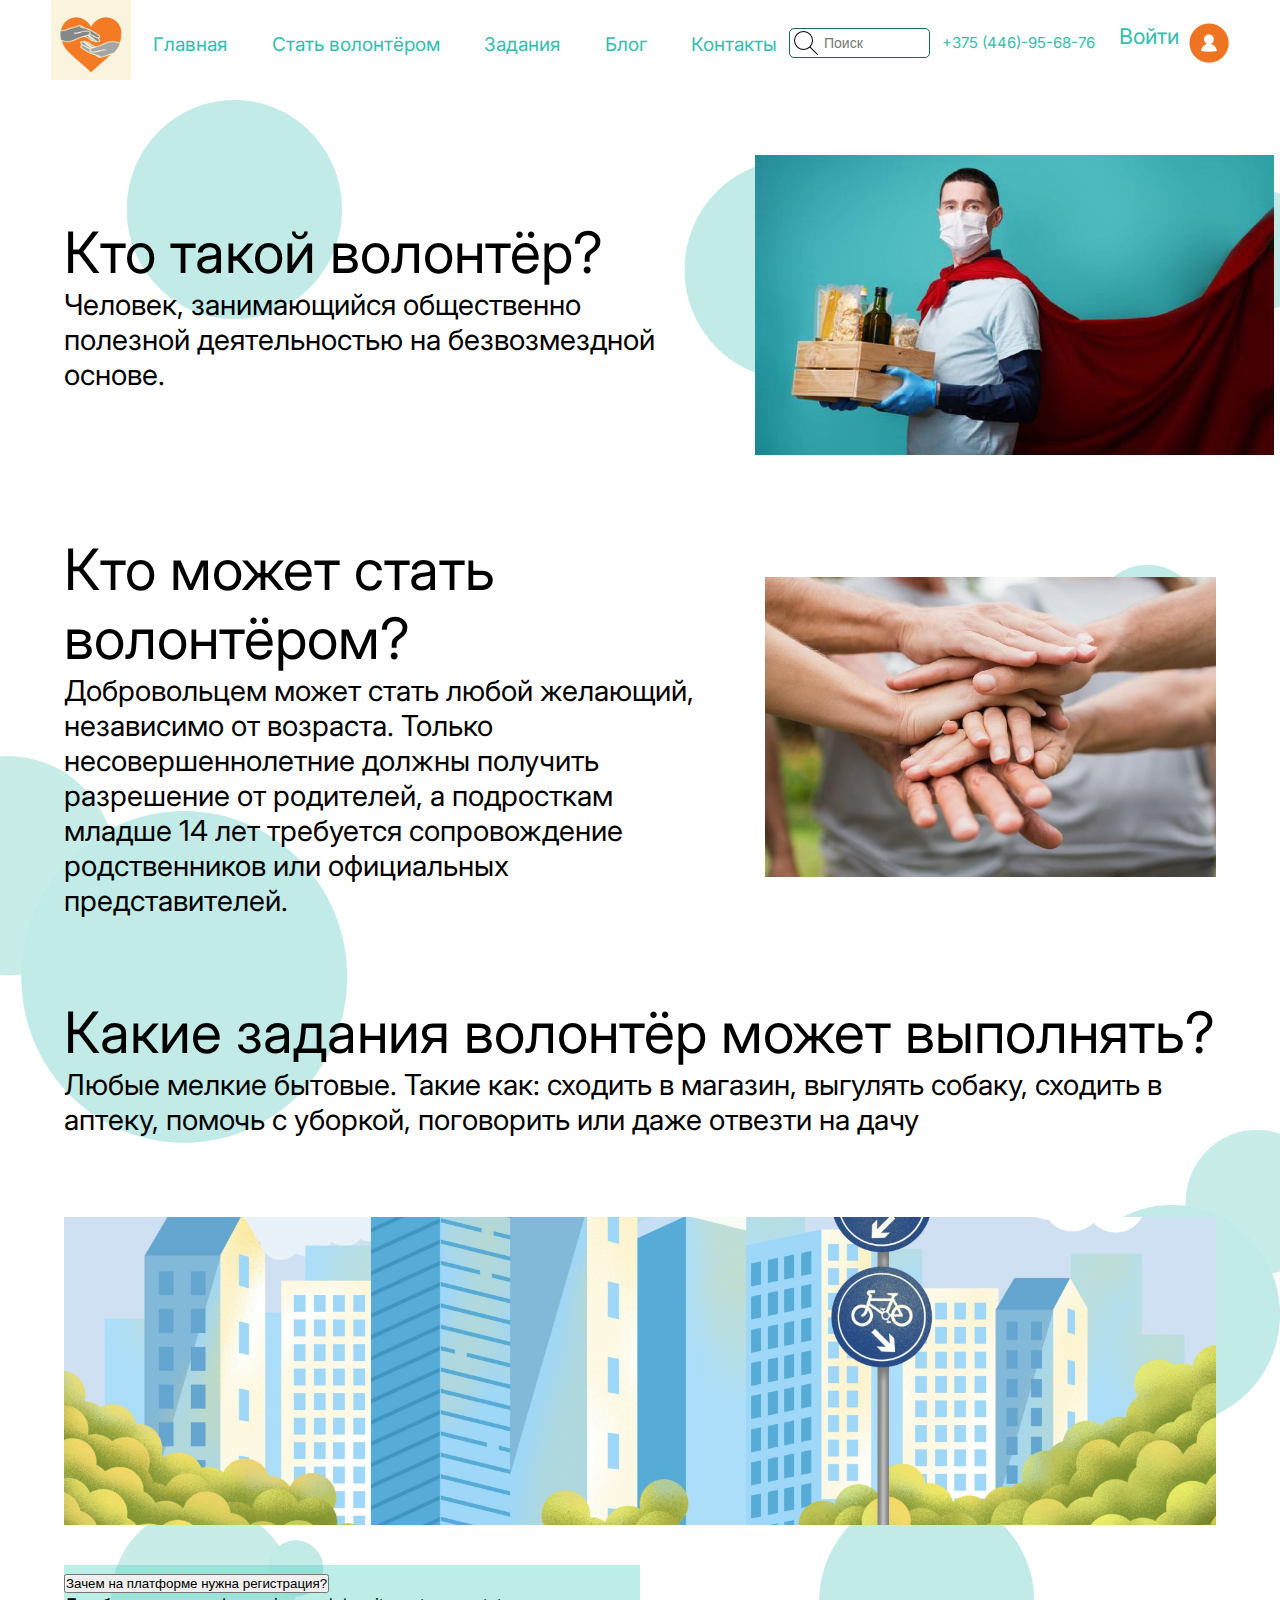
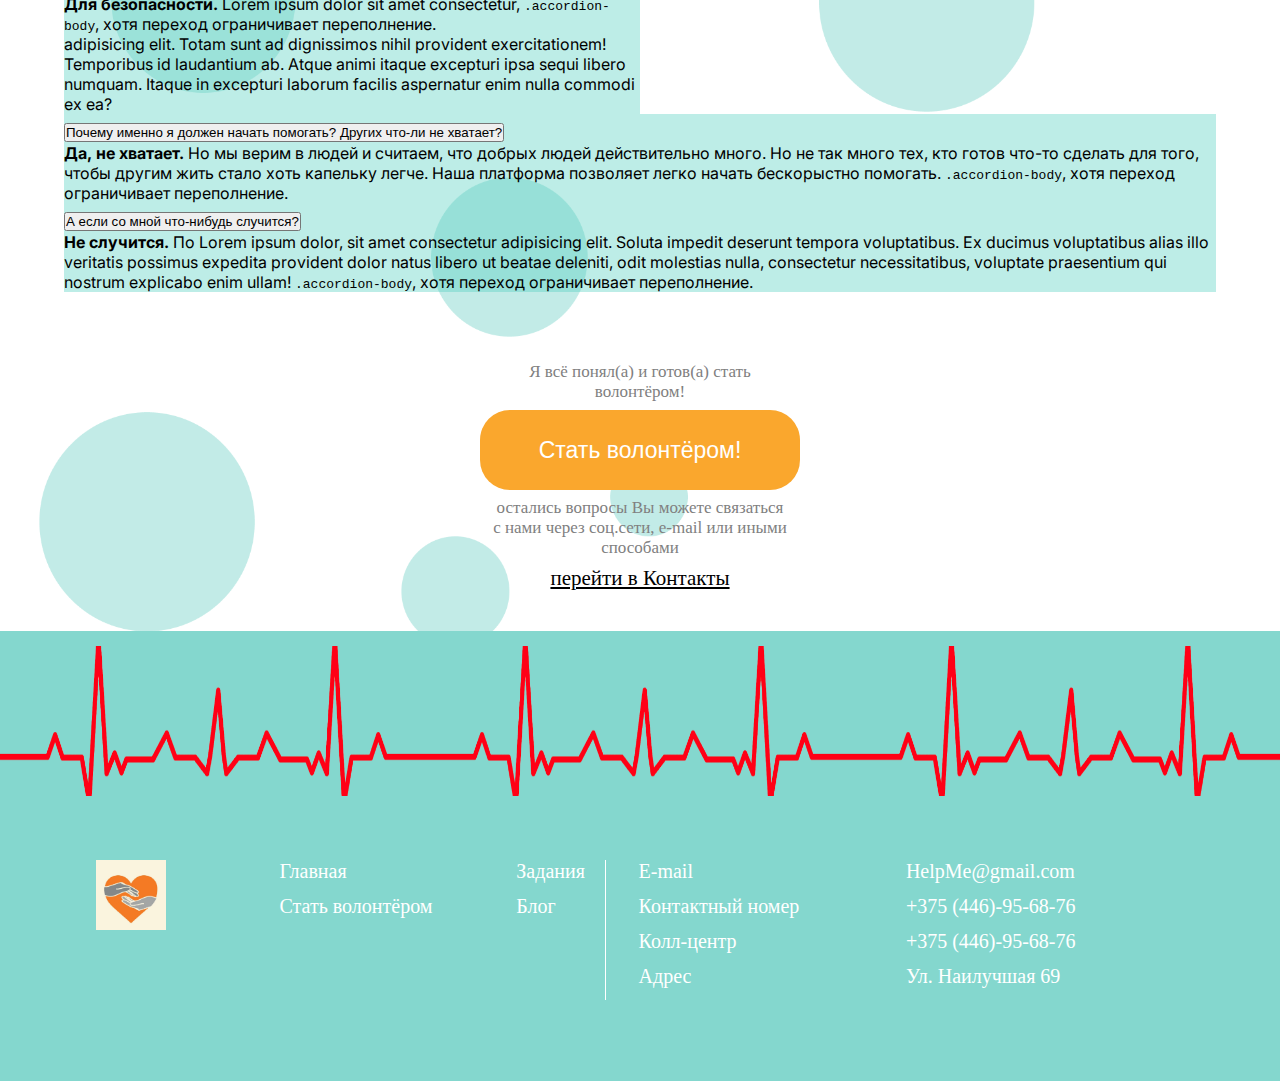
<file: volunteer/index.html>
<!DOCTYPE html>
<html lang="ru">
<head>
    <meta charset="UTF-8">
    <meta http-equiv="X-UA-Compatible" content="IE=edge">
    <meta name="viewport" content="width=device-width, initial-scale=1.0">
     <link href="https://cdn.jsdelivr.net/npm/bootstrap@5.1.3/dist/css/bootstrap.min.css" rel="stylesheet"
    integrity="sha384-1BmE4kWBq78iYhFldvKuhfTAU6auU8tT94WrHftjDbrCEXSU1oBoqyl2QvZ6jIW3" crossorigin="anonymous" />
    <link rel="preconnect" href="https://fonts.googleapis.com" />
    <link rel="preconnect" href="https://fonts.gstatic.com" crossorigin />
    <link href="https://fonts.googleapis.com/css2?family=Inter:wght@400;500&display=swap" rel="stylesheet" />
    <link rel="stylesheet" href="./style.css">
    <title>Стать волонтёром</title>
</head>

<body>
   
        <div class="container">
            <nav class="nav">
                <div class="nav__logo nav-logo">
                  <img class="nav-logo__img" src="/img/logo.jpg" alt="logo" />
                </div>
        
                <p class="nav__title">помощь рядом</p>
        
                <ul class="nav__list nav-list">
                  <li class="nav-list__item">
                    <a class="nav-list__link" href="/index.html">Главная</a>
                  </li>
                  
                  <li class="nav-list__item">
                    <a class="nav-list__link" href="/volunteer/index.html"
                      >Стать волонтёром</a
                    >
                  </li>
                  <li class="nav-list__item">
                    <a class="nav-list__link" href="/tasks/index.html">Задания</a>
                  </li>
                  <li class="nav-list__item">
                    <a class="nav-list__link" href="/blog/index.html">Блог</a>
                  </li>
                  <li class="nav-list__item">
                    <a class="nav-list__link" href="/contacts/index.html">Контакты</a>
                  </li>
                </ul>
        
                <div class="nav__loupe nav-loupe">
                  <img class="nav-loupe__img" src="/img/loupe.png" alt="loupe" />
                </div>
        
                <div class="nav__input nav-input">
                  <input class="nav-input__search" type="text" placeholder="Поиск" />
                </div>
        
                <p class="nav__number">+375 (446)-95-68-76</p>
        
                <div class="nav__auth-bar auth-bar">
                  <a class="auth-bar__link" href="#">Войти</a>
                  <a class="auth-bar__account" href="#">
                    <img
                      class="auth-bar__img"
                      src="/img/account_photo.png"
                      alt="account-photo"
                    />
                  </a>
                </div>
        
                <div class="nav__bar nav-bar">
                  <img class="nav-bar__img" src="/img/nav-bar.png" alt="nav-bar" />
                </div>
              </nav>
    
            <main class="main">
                <div class="main__box box">
                    <div class="box__description">
                        <p class="box__title">Кто такой волонтёр?</p>
                        <p class="box__text">Человек, занимающийся общественно полезной деятельностью на безвозмездной основе.</p>
                    </div>

                    <div class="box__picture">
                        <img class="box__img" src="./img/vol1.png" alt="volunteer">
                    </div>

                </div>

                <div class="main__box box">
                    <div class="box__description">
                        <p class="box__title">Кто может стать волонтёром?</p>
                        <p class="box__text">Добровольцем может стать любой желающий, независимо от возраста. Только несовершеннолетние должны получить разрешение от родителей, а подросткам младше 14 лет требуется сопровождение родственников или официальных представителей.</p>
                    </div>

                    <div class="box__picture">
                        <img class="box__img" src="./img/vol2.jpg" alt="vol">
                    </div>

                </div>

                <div class="main__box box">
                    <div class="box__description">
                        <p class="box__title">Какие задания волонтёр может выполнять?</p>
                        <p class="box__text">Любые мелкие бытовые. Такие как: сходить в магазин, выгулять собаку, сходить в аптеку, помочь с уборкой, поговорить или даже отвезти на дачу</p>
                    </div>

                </div>

                <div class="main__panorama panorama">
                    <img class="panorama__img" src="./img/panorama.png" alt="panorama">

                </div>


                <div class="main__questions questions">
                    <div class="accordion questions-accordion" id="accordionPanelsStayOpenExample">
                        <div class="accordion-item boot-accordeon">
                          <h2 class="accordion-header questions-accordion__header" id="panelsStayOpen-headingOne">
                            <button class="accordion-button" type="button" data-bs-toggle="collapse"
                              data-bs-target="#panelsStayOpen-collapseOne" aria-expanded="true"
                              aria-controls="panelsStayOpen-collapseOne">
                              Зачем на платформе нужна регистрация?
                            </button>
                          </h2>
                          <div id="panelsStayOpen-collapseOne" class="accordion-collapse collapse show"
                            aria-labelledby="panelsStayOpen-headingOne">
                            <div class="accordion-body">
                              <strong>Для безопасности.</strong> 
                             Lorem ipsum dolor sit amet consectetur, <code>.accordion-body</code>, хотя переход ограничивает
                             переполнение.
                           </div> adipisicing elit. Totam sunt ad dignissimos nihil provident exercitationem! Temporibus id laudantium ab. Atque animi itaque excepturi ipsa sequi libero numquam. Itaque in excepturi laborum facilis aspernatur enim nulla commodi ex ea?
                            </div>
                          </div>
                        </div>
                        <div class="accordion-item boot-accordeon">
                          <h2 class="accordion-header" id="panelsStayOpen-headingTwo">
                            <button class="accordion-button collapsed" type="button" data-bs-toggle="collapse"
                              data-bs-target="#panelsStayOpen-collapseTwo" aria-expanded="false"
                              aria-controls="panelsStayOpen-collapseTwo">
                              Почему именно я должен начать помогать? Других что-ли не хватает?
                            </button>
                          </h2>
                          <div id="panelsStayOpen-collapseTwo" class="accordion-collapse collapse"
                            aria-labelledby="panelsStayOpen-headingTwo">
                            <div class="accordion-body">
                              <strong>Да, не хватает.</strong>
                              Но мы верим в людей и считаем, что добрых людей действительно много. Но не так много тех, кто готов
                              что-то сделать для того, чтобы другим жить стало хоть капельку легче. Наша платформа позволяет
                              легко начать бескорыстно помогать.
            
                              <code>.accordion-body</code>, хотя переход ограничивает
                              переполнение.
                            </div>
                          </div>
                        </div>
                        <div class="accordion-item boot-accordeon">
                          <h2 class="accordion-header" id="panelsStayOpen-headingThree">
                            <button class="accordion-button collapsed" type="button" data-bs-toggle="collapse"
                              data-bs-target="#panelsStayOpen-collapseThree" aria-expanded="false"
                              aria-controls="panelsStayOpen-collapseThree">
                              А если со мной что-нибудь случится?
                            </button>
                          </h2>
                          <div id="panelsStayOpen-collapseThree" class="accordion-collapse collapse"
                            aria-labelledby="panelsStayOpen-headingThree">
                            <div class="accordion-body">
                              <strong>Не случится.</strong> По
                              Lorem ipsum dolor, sit amet consectetur adipisicing elit. Soluta impedit deserunt tempora voluptatibus. Ex ducimus voluptatibus alias illo veritatis possimus expedita provident dolor natus libero ut beatae deleniti, odit molestias nulla, consectetur necessitatibus, voluptate praesentium qui nostrum explicabo enim ullam!
                              <code>.accordion-body</code>, хотя переход ограничивает
                              переполнение.
                            </div>
                          </div>
                        </div>
                      </div>
                
                </div>



                <div class="main__agreement">
                    <p class="agreement__text">Я всё понял(а) и готов(а) стать волонтёром!</p>
                    <button class="agreement__btn">Стать волонтёром!</button>
                    <p class="agreement__text">остались вопросы 
                        Вы можете связаться с нами через соц.сети, e-mail или иными способами </p>
                    <a class="agreement__link" href="/contacts/index.html">перейти в Контакты </a>
                </div>
    
            </main>
    
            <footer class="footer">
              <div class="footer__red-line red-line">
                <div class="red-line__item">
                  <img class="red-line__img" src="/img/red-line.png" alt="red line" />
                </div>
        
                <div class="red-line__item">
                  <img class="red-line__img" src="/img/red-line.png" alt="red line" />
                </div>
        
                <div class="red-line__item">
                  <img class="red-line__img" src="/img/red-line.png" alt="red line" />
                </div>
              </div>
        
              <div class="footer__info">
                <div class="footer__logo footer-logo">
                  <img class="footer-logo__img" src="/img/logo.jpg" alt="logo" />
                </div>
        
                <div class="footer__box">
                  <div class="footer__nav footer-nav">
                    <ul class="footer__list footer-list">
                      <li class="footer-list__item">
                        <a class="footer-list__link" href="/index.html">Главная</a>
                      </li>
      
        
                      <li class="footer-list__item">
                        <a class="footer-list__link" href="/volunteer/index.html">Стать волонтёром</a>
                      </li>
                    </ul>
        
                    <ul class="footer__list footer-list">
                      <li class="footer-list__item">
                        <a class="footer-list__link" href="/tasks/index.html">Задания</a>
                      </li>
        
                      <li class="footer-list__item">
                        <a class="footer-list__link" href="/blog/index.html">Блог</a>
                      </li>
                    </ul>
                  </div>
        
                  <div class="footer__contacts">
                    <ul class="footer__list footer-list">
                      <li class="footer-list__item">
                        <a class="footer-list__link" href="#">E-mail</a>
                      </li>
        
                      <li class="footer-list__item">
                        <a class="footer-list__link" href="#">Контактный номер </a>
                      </li>
        
                      <li class="footer-list__item">
                        <a class="footer-list__link" href="#">Колл-центр</a>
                      </li>
        
                      <li class="footer-list__item">
                        <a class="footer-list__link" href="#">Адрес </a>
                      </li>
                    </ul>
        
                    <ul class="footer__list footer-list">
                      <li class="footer-list__item">
                        <a class="footer-list__link" href="#">HelpMe@gmail.com </a>
                      </li>
        
                      <li class="footer-list__item">
                        <a class="footer-list__link" href="#">+375 (446)-95-68-76 </a>
                      </li>
        
                      <li class="footer-list__item">
                        <a class="footer-list__link" href="#">+375 (446)-95-68-76 </a>
                      </li>
        
                      <li class="footer-list__item">
                        <a class="footer-list__link" href="#">Ул. Наилучшая 69 </a>
                      </li>
                    </ul>
                  </div>
                </div>
              </div>
            </footer>
    </div>
    <script src="https://cdn.jsdelivr.net/npm/bootstrap@5.1.3/dist/js/bootstrap.bundle.min.js"
    integrity="sha384-ka7Sk0Gln4gmtz2MlQnikT1wXgYsOg+OMhuP+IlRH9sENBO0LRn5q+8nbTov4+1p"
    crossorigin="anonymous"></script>
</body>
</file>
<file: home/style.css>
@import url(../css-reset/style.css);
@import url(../css/nav-footer/style.css);
body {
  background: url(../img/background.png), rgba(255, 255, 255, 0.5);
  background-blend-mode: color;
  background-position: 0 100px;
  background-repeat: no-repeat;
  background-size: cover;
}

.container {
  max-width: 1980px;
  padding: 0;
}

.header__info {
  width: 90%;
  height: 400px;
  margin: 0 auto;
  margin-bottom: 99px;
  display: -webkit-box;
  display: -ms-flexbox;
  display: flex;
  -webkit-box-pack: justify;
      -ms-flex-pack: justify;
          justify-content: space-between;
  color: #131313;
  font-weight: 500;
}

.header-info__text {
  width: 65%;
  display: -webkit-box;
  display: -ms-flexbox;
  display: flex;
  -webkit-box-orient: vertical;
  -webkit-box-direction: normal;
      -ms-flex-direction: column;
          flex-direction: column;
}

.header-info__title {
  font-size: 80px;
  margin-bottom: 10px;
}

.header-info__slogan {
  font-size: 50px;
  margin-bottom: 35px;
}

.header-info__discription {
  font-size: 25px;
}

.header-info__number-box {
  width: 25%;
  display: -webkit-box;
  display: -ms-flexbox;
  display: flex;
  -webkit-box-orient: vertical;
  -webkit-box-direction: normal;
      -ms-flex-direction: column;
          flex-direction: column;
  -webkit-box-align: center;
      -ms-flex-align: center;
          align-items: center;
  -webkit-box-pack: justify;
      -ms-flex-pack: justify;
          justify-content: space-between;
  padding: 0 0 10px 0;
  border: 4px solid #32bdae;
  border-radius: 20px;
  margin-right: 4%;
}

.number-box__text {
  font-size: 55px;
}

.number-box__number {
  font-size: 100px;
}

.number-box__button {
  width: 90%;
  height: 17%;
  background: #faa72d;
  border: none;
  border-radius: 30px;
  margin-bottom: 10px;
  font-size: 25px;
  color: #fff;
}

.main__container {
  width: 95%;
  margin: 0 auto;
}

.main__blog {
  font-weight: 500;
  color: #131313;
  width: 100%;
  margin: 0 auto;
  margin-bottom: 100px;
}

.main__carousel {
  width: 98%;
  margin: 0 auto;
}

.main__cards {
  width: 90%;
  margin: 0 auto;
  display: -webkit-box;
  display: -ms-flexbox;
  display: flex;
  -webkit-box-orient: vertical;
  -webkit-box-direction: normal;
      -ms-flex-direction: column;
          flex-direction: column;
  margin-bottom: 80px;
  margin-top: 99px;
}

.main__questions {
  display: -webkit-box;
  display: -ms-flexbox;
  display: flex;
  -webkit-box-align: center;
      -ms-flex-align: center;
          align-items: center;
  -webkit-box-pack: justify;
      -ms-flex-pack: justify;
          justify-content: space-between;
  margin-bottom: 80px;
}

.main__sponsors {
  width: 100%;
  margin: 0 auto;
  display: -webkit-box;
  display: -ms-flexbox;
  display: flex;
  -webkit-box-orient: vertical;
  -webkit-box-direction: normal;
      -ms-flex-direction: column;
          flex-direction: column;
  -webkit-box-align: center;
      -ms-flex-align: center;
          align-items: center;
  margin-top: 80px;
  margin-bottom: 80px;
}

.main__carousel {
  margin: 0 auto;
  width: 98%;
}

.blog__description {
  text-align: center;
  margin-bottom: 20px;
}

.blog-description__title {
  font-size: 60px;
  margin: 0;
}

.blog-description__text {
  font-size: 27px;
}

.carousel-title {
  font-size: 34px;
  display: inline-block;
  width: auto;
  background-color: rgba(24, 3, 3, 0.2);
}

.carousel-text {
  font-size: 20px;
  width: 70%;
  margin: 0 auto;
  display: inline-block;
  width: auto;
  background-color: rgba(24, 3, 3, 0.2);
}

.cards__title {
  font-size: 50px;
  margin-bottom: 50px;
}

.cards__row {
  width: 100%;
  margin: 0 auto;
  display: -webkit-box;
  display: -ms-flexbox;
  display: flex;
  -webkit-box-pack: justify;
      -ms-flex-pack: justify;
          justify-content: space-between;
}

.cards__item {
  width: 23%;
  display: -webkit-box;
  display: -ms-flexbox;
  display: flex;
  -webkit-box-orient: vertical;
  -webkit-box-direction: normal;
      -ms-flex-direction: column;
          flex-direction: column;
  -webkit-box-align: center;
      -ms-flex-align: center;
          align-items: center;
  -webkit-box-pack: end;
      -ms-flex-pack: end;
          justify-content: flex-end;
  background-color: #faa72d;
  position: relative;
  height: 470px;
  border-radius: 30px;
  padding: 15px 20px 30px 20px;
  color: #fff;
}

.cards-item {
  -webkit-transition: 1s;
  transition: 1s;
}

.cards-item:hover {
  -webkit-transform: scale(1.075);
          transform: scale(1.075);
  background-color: #ffb649;
}

.cards-item__number {
  font-size: 30px;
  position: absolute;
  top: 10px;
  left: 10px;
}

.cards-item__content {
  height: 80%;
  display: -webkit-box;
  display: -ms-flexbox;
  display: flex;
  -webkit-box-orient: vertical;
  -webkit-box-direction: normal;
      -ms-flex-direction: column;
          flex-direction: column;
  -webkit-box-align: center;
      -ms-flex-align: center;
          align-items: center;
  -webkit-box-pack: start;
      -ms-flex-pack: start;
          justify-content: flex-start;
}

.card-content__icon {
  margin-bottom: 25px;
}

.card-content__img {
  height: 60px;
}

.card-content__text {
  text-align: center;
  font-size: 25px;
  color: #fff;
}

.questions-accordion {
  width: 50%;
}

.questions__photo {
  width: 40%;
  height: 50%;
}

.questions__img {
  width: 100%;
  height: auto;
}

.boot-accordeon {
  background-color: rgba(79, 207, 190, 0.377);
}

.sponsors__title {
  font-size: 50px;
  margin-bottom: 50px;
}

.sponsors__row {
  width: 100%;
  display: -webkit-box;
  display: -ms-flexbox;
  display: flex;
  -webkit-box-pack: center;
      -ms-flex-pack: center;
          justify-content: center;
  margin: 0 auto;
  -ms-flex-wrap: wrap;
      flex-wrap: wrap;
}

.sponsors__logo {
  height: 156px;
  margin-right: 25px;
  margin-bottom: 25px;
}
/*# sourceMappingURL=style.css.map */
</file>
<file: blog/style.css>
@import url(/css-reset/style.css);
@import url(/css/nav-footer/style.css);
body {
  background: url(/img/bg.png), rgba(255, 255, 255, 0.5);
  background-blend-mode: color;
  background-position: 0 100px;
  background-repeat: no-repeat;
  background-size: cover;
}

.nav {
  margin-bottom: 10px;
}

.main {
  width: 97%;
  margin: 0 auto;
  margin-bottom: 20px;
  display: -webkit-box;
  display: -ms-flexbox;
  display: flex;
  -webkit-box-orient: vertical;
  -webkit-box-direction: normal;
      -ms-flex-direction: column;
          flex-direction: column;
  -webkit-box-align: center;
      -ms-flex-align: center;
          align-items: center;
}

.main__btn {
  width: 20%;
  height: 50px;
  background: #6d87fc;
  border: none;
  border-radius: 30px;
  margin-bottom: 10px;
  font-size: 18px;
  color: #fff;
}

.grid {
  display: -ms-grid;
  display: grid;
  height: 800px;
  margin-bottom: 30px;
  -ms-grid-columns: 2fr 4fr;
      grid-template-columns: 2fr 4fr;
  -ms-grid-rows: 1fr 1fr 1fr;
      grid-template-rows: 1fr 1fr 1fr;
      grid-template-areas: "small big big" "kvadrat big big" "kvadrat nekvadrat nekvadrat";
  -webkit-column-gap: 5px;
          column-gap: 5px;
}

.grid div {
  border: solid 1px rgba(255, 185, 129, 0.384);
}

.grid__small-img {
  -ms-grid-row: 1;
  -ms-grid-column: 1;
  grid-area: small;
}

.grid__big-img {
  -ms-grid-row: 1;
  -ms-grid-row-span: 2;
  -ms-grid-column: 2;
  -ms-grid-column-span: 2;
  grid-area: big;
}

.grid__kvadrat-description {
  -ms-grid-row: 2;
  -ms-grid-row-span: 2;
  -ms-grid-column: 1;
  grid-area: kvadrat;
}

.grid__nekvadrat-description {
  -ms-grid-row: 3;
  -ms-grid-column: 2;
  -ms-grid-column-span: 2;
  grid-area: nekvadrat;
}

.grid__img {
  height: 100%;
  width: 100%;
  -o-object-fit: cover;
     object-fit: cover;
}

.grid__btn {
  width: 45%;
  margin: 0 auto;
  height: 50px;
  background: #faa72d;
  border: none;
  border-radius: 30px;
  margin-bottom: 10px;
  font-size: 18px;
  color: #fff;
}

.grid-description {
  display: -webkit-box;
  display: -ms-flexbox;
  display: flex;
  -webkit-box-orient: vertical;
  -webkit-box-direction: normal;
      -ms-flex-direction: column;
          flex-direction: column;
  -webkit-box-pack: justify;
      -ms-flex-pack: justify;
          justify-content: space-between;
  padding: 8px 8px 10px 20px;
  background-color: rgba(247, 244, 234, 0.863);
}

.grid-description__title {
  font-size: 35px;
  font-weight: bold;
  -ms-flex-preferred-size: 30%;
      flex-basis: 30%;
  margin-bottom: 12px;
}

.grid-description__text {
  font-size: 20px;
  -ms-flex-preferred-size: 55%;
      flex-basis: 55%;
}
/*# sourceMappingURL=style.css.map */
</file>
<file: contacts/style.css>
@import url(/css-reset/style.css);
@import url(/css/nav-footer/style.css);
body {
  background: url(/img/bg.png), rgba(255, 255, 255, 0.5);
  background-blend-mode: color;
  background-position: 0 100px;
  background-repeat: no-repeat;
  background-size: cover;
}

.nav {
  margin-bottom: 40px;
}

.main {
  font-family: "inter";
  height: 85vh;
  width: 90%;
  margin: 0 auto;
  display: -webkit-box;
  display: -ms-flexbox;
  display: flex;
  -webkit-box-align: center;
      -ms-flex-align: center;
          align-items: center;
  -webkit-box-pack: justify;
      -ms-flex-pack: justify;
          justify-content: space-between;
}

.main__boxes {
  height: 100%;
  display: -webkit-box;
  display: -ms-flexbox;
  display: flex;
  -webkit-box-orient: vertical;
  -webkit-box-direction: normal;
      -ms-flex-direction: column;
          flex-direction: column;
  width: 60%;
  -webkit-box-pack: justify;
      -ms-flex-pack: justify;
          justify-content: space-between;
  color: #fff;
  font-size: 23px;
  margin-bottom: 40px;
}

.main__social-media {
  display: -webkit-box;
  display: -ms-flexbox;
  display: flex;
  -webkit-box-orient: vertical;
  -webkit-box-direction: normal;
      -ms-flex-direction: column;
          flex-direction: column;
  width: 35%;
  height: 100%;
  -ms-flex-pack: distribute;
      justify-content: space-around;
}

.boxes__item {
  width: 90%;
  -ms-flex-preferred-size: 27%;
      flex-basis: 27%;
  background-color: #faa72d;
  display: -webkit-box;
  display: -ms-flexbox;
  display: flex;
  -webkit-box-pack: justify;
      -ms-flex-pack: justify;
          justify-content: space-between;
  -webkit-box-align: center;
      -ms-flex-align: center;
          align-items: center;
  padding: 10px 15px;
  border-radius: 15px;
}

.box__info {
  width: 50%;
}

.social-media__box {
  display: -webkit-box;
  display: -ms-flexbox;
  display: flex;
  -webkit-box-align: center;
      -ms-flex-align: center;
          align-items: center;
}

.social-media__img {
  display: block;
  height: 80px;
  margin-right: 30px;
}

.social-media__text {
  font-size: 21px;
  color: black;
}
/*# sourceMappingURL=style.css.map */
</file>
<file: tasks/style.css>
@import url(/css-reset/style.css);
@import url(/css/nav-footer/style.css);
body {
  background: url(./img/bg.png), rgba(255, 255, 255, 0.5);
  background-blend-mode: color;
  background-position: 0 100px;
  background-repeat: no-repeat;
  background-size: cover;
}

.container {
  max-width: 1990px;
}

.main {
  width: 90%;
  margin: 0 auto;
  display: -webkit-box;
  display: -ms-flexbox;
  display: flex;
  -webkit-box-orient: vertical;
  -webkit-box-direction: normal;
      -ms-flex-direction: column;
          flex-direction: column;
  margin-bottom: 50px;
}

.main__tasks {
  width: 100%;
}

.tasks__cards {
  width: 100%;
  display: -webkit-box;
  display: -ms-flexbox;
  display: flex;
  -webkit-box-pack: center;
      -ms-flex-pack: center;
          justify-content: center;
  -ms-flex-wrap: wrap;
      flex-wrap: wrap;
}

.card {
  width: 30%;
  height: 350px;
  margin: 0 20px 30px 0;
  padding: 5px 10px 8px 15px;
  border-radius: 15px;
  background-image: url(./img/card.png);
  background-repeat: no-repeat;
  background-size: cover;
  display: -webkit-box;
  display: -ms-flexbox;
  display: flex;
  -webkit-box-orient: vertical;
  -webkit-box-direction: normal;
      -ms-flex-direction: column;
          flex-direction: column;
  -webkit-box-pack: justify;
      -ms-flex-pack: justify;
          justify-content: space-between;
  -webkit-transition: 0.7s;
  transition: 0.7s;
  position: relative;
}

.card:hover {
  -webkit-transform: scale(1.04);
          transform: scale(1.04);
}

.card__link {
  display: block;
  height: 100%;
  width: 100%;
  position: absolute;
  top: 0;
  z-index: 3;
}

.card__header {
  display: -webkit-box;
  display: -ms-flexbox;
  display: flex;
  -webkit-box-align: center;
      -ms-flex-align: center;
          align-items: center;
  -ms-flex-preferred-size: 18%;
      flex-basis: 18%;
}

.card__icon {
  margin-right: 20px;
}

.card__title {
  font-size: 30px;
}

.card__description {
  -ms-flex-preferred-size: 50%;
      flex-basis: 50%;
  padding-left: 7px;
  padding-right: 15px;
}

.card__info {
  display: -webkit-box;
  display: -ms-flexbox;
  display: flex;
  -webkit-box-pack: justify;
      -ms-flex-pack: justify;
          justify-content: space-between;
  -ms-flex-preferred-size: 15%;
      flex-basis: 15%;
  width: 80%;
  -webkit-box-align: center;
      -ms-flex-align: center;
          align-items: center;
}

.card-icon__img {
  height: 25px;
}

.card-description__text {
  font-size: 25px;
  margin-bottom: 10px;
}

.card-description__additionally {
  font-size: 20px;
  color: gray;
}

.card-info__place {
  width: 58%;
  text-align: center;
  padding-right: 5px;
  margin-right: 5px;
  border-right: 1px solid rgba(253, 87, 10, 0.671);
}

.card-info__deadline {
  text-align: center;
  width: 39%;
}

@media (max-width: 1000px) {
  .card {
    width: 40%;
  }
}
/*# sourceMappingURL=style.css.map */
</file>
<file: volunteer/style.css>
@import url(/css-reset/style.css);
@import url(/css/nav-footer/style.css);
body {
  background: url(/img/bg.png), rgba(255, 255, 255, 0.5);
  background-blend-mode: color;
  background-position: 0 100px;
  background-repeat: no-repeat;
  background-size: cover;
}

.main {
  font-family: 'inter';
  width: 90%;
  margin: 0 auto;
  display: -webkit-box;
  display: -ms-flexbox;
  display: flex;
  -webkit-box-orient: vertical;
  -webkit-box-direction: normal;
      -ms-flex-direction: column;
          flex-direction: column;
}

.main__box {
  display: -webkit-box;
  display: -ms-flexbox;
  display: flex;
  -webkit-box-align: center;
      -ms-flex-align: center;
          align-items: center;
  width: 100%;
  margin-bottom: 80px;
}

.main__panorama {
  width: 100%;
}

.main__questions {
  margin-bottom: 70px;
}

.main__agreement {
  display: -webkit-box;
  display: -ms-flexbox;
  display: flex;
  -webkit-box-orient: vertical;
  -webkit-box-direction: normal;
      -ms-flex-direction: column;
          flex-direction: column;
  -webkit-box-align: center;
      -ms-flex-align: center;
          align-items: center;
  margin-bottom: 40px;
}

.box__title {
  font-size: 57px;
}

.box__text {
  font-size: 29px;
  margin-right: 50px;
}

.box__picture {
  width: 40%;
}

.box__img {
  display: block;
  height: 300px;
}

.panorama__img {
  display: block;
  width: 100%;
  margin-bottom: 40px;
}

.questions-accordion {
  width: 50%;
}

.boot-accordeon {
  background-color: rgba(79, 207, 190, 0.377);
}

.agreement__text {
  font-size: 17px;
  width: 23%;
  text-align: center;
  margin-bottom: 8px;
  color: gray;
}

.agreement__btn {
  width: 25%;
  height: 80px;
  background: #faa72d;
  border: none;
  border-radius: 30px;
  margin-bottom: 10px;
  font-size: 23px;
  color: #fff;
  margin-bottom: 8px;
}

.agreement__link {
  font-size: 21px;
  display: block;
  color: black;
  -webkit-text-decoration: underline black;
          text-decoration: underline black;
}
/*# sourceMappingURL=style.css.map */
</file>
